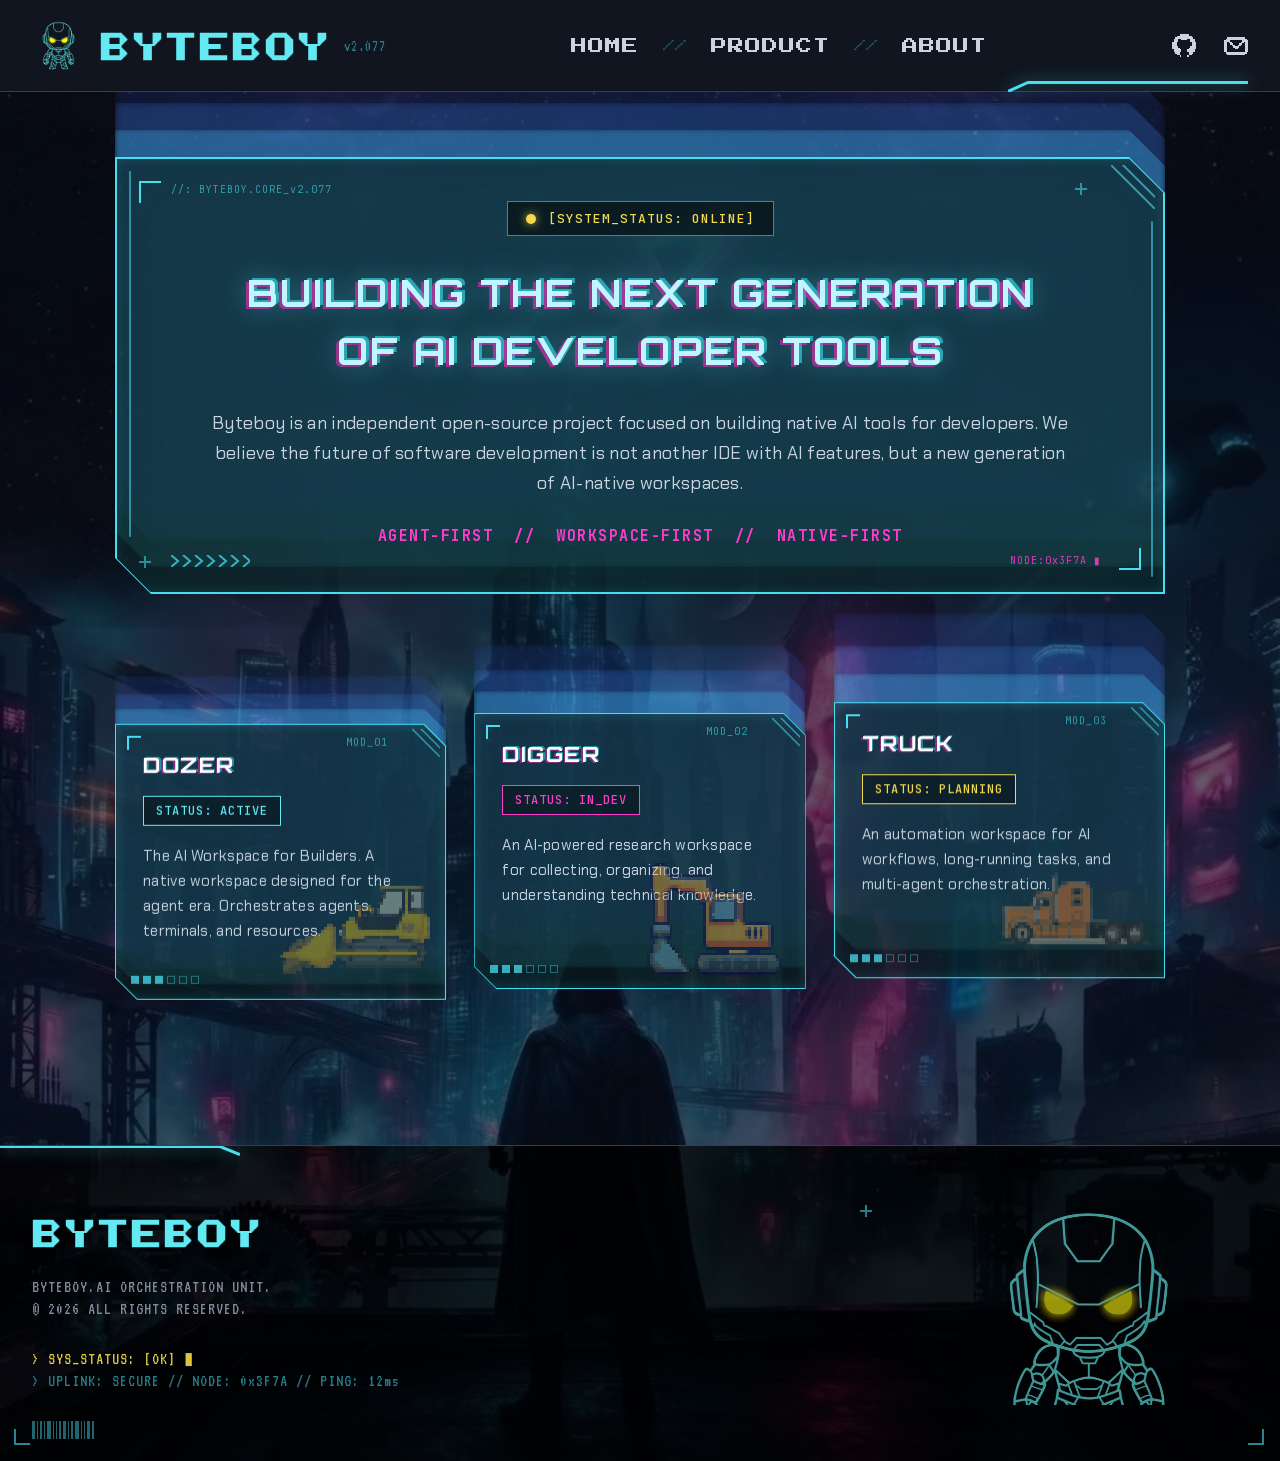
<file: src/index.html>
<!DOCTYPE html>
<html lang="en">
<head>
  <meta charset="UTF-8">
  <meta name="viewport" content="width=device-width, initial-scale=1.0">
  <title>BYTEBOY — Building the next generation of AI developer tools</title>
  <meta name="description" content="Byteboy is an independent open-source project focused on building native AI tools for developers.">
  <meta name="theme-color" content="#0a0e16">

  <meta property="og:type" content="website">
  <meta property="og:url" content="https://byteboy.ai/">
  <meta property="og:title" content="BYTEBOY — Building the next generation of AI developer tools">
  <meta property="og:description" content="Byteboy is an independent open-source project focused on building native AI tools for developers.">
  <meta property="og:image" content="https://byteboy.ai/assets/og.jpg">
  <meta name="twitter:card" content="summary_large_image">

  <link rel="icon" type="image/png" href="assets/favicon.png">
  <link rel="preload" as="font" type="font/woff2" href="assets/fonts/orbitron-latin.woff2" crossorigin>
  <link rel="preload" as="font" type="font/woff2" href="assets/fonts/chakra-petch-latin.woff2" crossorigin>
  <link rel="preload" as="font" type="font/woff2" href="assets/fonts/jetbrains-mono-latin.woff2" crossorigin>
  <link rel="preload" as="font" type="font/woff2" href="assets/fonts/press-start-2p-latin.woff2" crossorigin>
  <link rel="preload" as="font" type="font/woff2" href="assets/fonts/vt323-latin.woff2" crossorigin>
  <link rel="preload" as="image" href="assets/bg-desktop.webp" media="(min-width: 769px)">
  <link rel="preload" as="image" href="assets/bg-mobile.webp" media="(max-width: 768px)">
  <link rel="stylesheet" href="css/style.css">
</head>
<body>

  <!-- shared SVG defs (stroke inherited from CSS via --hud-c) -->
  <svg width="0" height="0" style="position:absolute" aria-hidden="true">
    <symbol id="card-corner-accents" viewBox="0 0 28 28"><path d="M0 0l28 28M9 0l19 19" fill="none" stroke-opacity=".6" stroke-width="1.5" stroke-linecap="round"/></symbol>
  </svg>

  <!-- ============ NAV ============ -->
  <header class="nav">
    <div class="nav__brand">
      <img class="nav__logo" src="assets/logo.webp" alt="Byteboy logo" width="512" height="512">
      <span class="nav__wordmark-wrap">
        <img class="nav__wordmark" src="assets/wordmark.svg" alt="BYTEBOY" width="228" height="30">
      </span>
      <span class="nav__version" aria-hidden="true">v2.077</span>
    </div>

    <nav class="nav__links" id="navLinks">
      <a href="#home">HOME</a>
      <span class="nav__sep" aria-hidden="true">//</span>
      <a href="#product">PRODUCT</a>
      <span class="nav__sep" aria-hidden="true">//</span>
      <a href="#about">ABOUT</a>
      <div class="nav__menu-actions">
        <a href="https://github.com/byteboyai" aria-label="GitHub" class="icon-link"></a>
        <a href="mailto:chris@byteboy.ai" aria-label="Email" class="icon-link"></a>
      </div>
    </nav>

    <div class="nav__actions">
      <a href="https://github.com/byteboyai" aria-label="GitHub" class="icon-link">
        <!-- pixel github -->
        <svg class="pixel-icon" width="24" height="24" viewBox="0 0 16 16" aria-hidden="true"><rect x="5" width="6" height="1"/><rect x="3" y="1" width="10" height="1"/><rect x="2" y="2" width="12" height="1"/><rect x="1" y="3" width="3" height="1"/><rect x="6" y="3" width="4" height="1"/><rect x="12" y="3" width="3" height="1"/><rect x="1" y="4" width="3" height="1"/><rect x="12" y="4" width="3" height="1"/><rect y="5" width="3" height="1"/><rect x="13" y="5" width="3" height="1"/><rect y="6" width="3" height="1"/><rect x="13" y="6" width="3" height="1"/><rect y="7" width="3" height="1"/><rect x="13" y="7" width="3" height="1"/><rect y="8" width="4" height="1"/><rect x="12" y="8" width="4" height="1"/><rect y="9" width="5" height="1"/><rect x="11" y="9" width="5" height="1"/><rect x="1" y="10" width="5" height="1"/><rect x="10" y="10" width="5" height="1"/><rect x="1" y="11" width="5" height="1"/><rect x="10" y="11" width="5" height="1"/><rect x="2" y="12" width="3" height="1"/><rect x="11" y="12" width="3" height="1"/><rect x="3" y="13" width="2" height="1"/><rect x="11" y="13" width="2" height="1"/><rect x="5" y="14" width="1" height="1"/><rect x="10" y="14" width="1" height="1"/></svg>
      </a>
      <a href="mailto:chris@byteboy.ai" aria-label="Email" class="icon-link">
        <!-- pixel envelope, stepped corners -->
        <svg class="pixel-icon" width="24" height="24" viewBox="0 0 16 16" aria-hidden="true"><rect x="2" y="2" width="12" height="1"/><rect x="1" y="3" width="14" height="1"/><rect y="4" width="4" height="1"/><rect x="12" y="4" width="4" height="1"/><rect y="5" width="2" height="1"/><rect x="3" y="5" width="2" height="1"/><rect x="11" y="5" width="2" height="1"/><rect x="14" y="5" width="2" height="1"/><rect y="6" width="2" height="1"/><rect x="4" y="6" width="2" height="1"/><rect x="10" y="6" width="2" height="1"/><rect x="14" y="6" width="2" height="1"/><rect y="7" width="2" height="1"/><rect x="5" y="7" width="2" height="1"/><rect x="9" y="7" width="2" height="1"/><rect x="14" y="7" width="2" height="1"/><rect y="8" width="2" height="1"/><rect x="6" y="8" width="4" height="1"/><rect x="14" y="8" width="2" height="1"/><rect y="9" width="2" height="1"/><rect x="7" y="9" width="2" height="1"/><rect x="14" y="9" width="2" height="1"/><rect y="10" width="2" height="1"/><rect x="14" y="10" width="2" height="1"/><rect y="11" width="2" height="1"/><rect x="14" y="11" width="2" height="1"/><rect x="1" y="12" width="14" height="1"/><rect x="2" y="13" width="12" height="1"/></svg>
      </a>
    </div>

    <button class="nav__burger" id="navBurger" aria-label="Menu" aria-expanded="false">
      <span></span><span></span><span></span>
    </button>

    <svg class="nav__accent" width="240" height="11" viewBox="0 0 240 11" aria-hidden="true"><path d="M0 10.5 L20 1.5 L240 1.5" fill="none" stroke="#47DEF0" stroke-width="3"/></svg>
  </header>

  <!-- ============ BODY ============ -->
  <main class="page-body" id="home">

    <!-- HERO -->
    <section class="hero-wrap" id="about">
      <div class="panel panel--hero">
        <i class="spin-light" aria-hidden="true"></i>
        <div class="panel__inner">
          <div class="badge" aria-hidden="true">
            <span class="badge__dot"></span>
            <span class="badge__text">[SYSTEM_STATUS: ONLINE]</span>
          </div>
          <h1 class="hero__title">Building the next generation of AI developer tools</h1>
          <p class="hero__desc">Byteboy is an independent open-source project focused on building native AI tools for developers. We believe the future of software development is not another IDE with AI features, but a new generation of AI-native workspaces.</p>
          <p class="hero__tagline">AGENT-FIRST&nbsp;&nbsp;//&nbsp;&nbsp;WORKSPACE-FIRST&nbsp;&nbsp;//&nbsp;&nbsp;NATIVE-FIRST</p>

          <!-- HUD decorations -->
          <i class="br br--tl hero-br-tl" aria-hidden="true"></i>
          <i class="br br--br hero-br-br" aria-hidden="true"></i>
          <i class="cross hero-cross-bl" aria-hidden="true"></i>
          <i class="cross hero-cross-tr" aria-hidden="true"></i>
          <svg class="hero-chevrons" width="79" height="12" viewBox="0 0 79 12" aria-hidden="true"><path d="M0 0l7 6-7 6M12 0l7 6-7 6M24 0l7 6-7 6M36 0l7 6-7 6M48 0l7 6-7 6M60 0l7 6-7 6M72 0l7 6-7 6" fill="none" stroke-opacity=".75" stroke-width="2"/></svg>
          <svg class="corner-accents hero-corner" width="44" height="44" viewBox="0 0 44 44" aria-hidden="true"><path d="M0 0l44 44M12 0l32 32" fill="none" stroke-opacity=".6" stroke-width="2" stroke-linecap="round"/></svg>
          <span class="hud-label hero-label-core" aria-hidden="true">//: BYTEBOY.CORE_v2.077</span>
          <span class="hud-label hud-label--pink hero-label-node" aria-hidden="true">NODE:0x3F7A <span class="blink">▮</span></span>
          <i class="inner-line inner-line--left" aria-hidden="true"></i>
          <i class="inner-line inner-line--right" aria-hidden="true"></i>
        </div>
      </div>
    </section>

    <!-- CORE MODULES -->
    <section class="modules" id="product">

      <article class="panel panel--card">
        <i class="spin-light" aria-hidden="true"></i>
        <div class="panel__inner card">
          <img class="card__art" src="assets/dozer.png" alt="" width="288" height="168">
          <h2 class="card__title">Dozer</h2>
          <div class="card__status card__status--active">STATUS: ACTIVE</div>
          <p class="card__desc">The AI Workspace for Builders. A native workspace designed for the agent era. Orchestrates agents, terminals, and resources.</p>
          <i class="br br--tl card-br" aria-hidden="true"></i>
          <span class="hud-label card-mod" aria-hidden="true">MOD_01</span>
          <svg class="corner-accents card-corner" width="28" height="28" aria-hidden="true"><use href="#card-corner-accents"/></svg>
          <div class="cells" aria-hidden="true"><i class="on"></i><i class="on"></i><i class="on"></i><i></i><i></i><i></i></div>
        </div>
      </article>

      <article class="panel panel--card">
        <i class="spin-light" aria-hidden="true"></i>
        <div class="panel__inner card">
          <img class="card__art" src="assets/digger.png" alt="" width="288" height="240">
          <h2 class="card__title">Digger</h2>
          <div class="card__status card__status--indev">STATUS: IN_DEV</div>
          <p class="card__desc">An AI-powered research workspace for collecting, organizing, and understanding technical knowledge.</p>
          <i class="br br--tl card-br" aria-hidden="true"></i>
          <span class="hud-label card-mod" aria-hidden="true">MOD_02</span>
          <svg class="corner-accents card-corner" width="28" height="28" aria-hidden="true"><use href="#card-corner-accents"/></svg>
          <div class="cells" aria-hidden="true"><i class="on"></i><i class="on"></i><i class="on"></i><i></i><i></i><i></i></div>
        </div>
      </article>

      <article class="panel panel--card">
        <i class="spin-light" aria-hidden="true"></i>
        <div class="panel__inner card">
          <img class="card__art" src="assets/truck.png" alt="" width="288" height="138">
          <h2 class="card__title">Truck</h2>
          <div class="card__status card__status--planning">STATUS: PLANNING</div>
          <p class="card__desc">An automation workspace for AI workflows, long-running tasks, and multi-agent orchestration.</p>
          <i class="br br--tl card-br" aria-hidden="true"></i>
          <span class="hud-label card-mod" aria-hidden="true">MOD_03</span>
          <svg class="corner-accents card-corner" width="28" height="28" aria-hidden="true"><use href="#card-corner-accents"/></svg>
          <div class="cells" aria-hidden="true"><i class="on"></i><i class="on"></i><i class="on"></i><i></i><i></i><i></i></div>
        </div>
      </article>

    </section>
  </main>

  <!-- ============ FOOTER ============ -->
  <footer class="footer">
    <div class="footer__brand">
      <img class="footer__wordmark" src="assets/wordmark.svg" alt="BYTEBOY" width="228" height="30">
      <p class="footer__copy">BYTEBOY.AI ORCHESTRATION UNIT.<br>© 2026 ALL RIGHTS RESERVED.</p>
      <div class="footer__log" aria-hidden="true">
        <p class="log--yellow">&gt; SYS_STATUS: [OK] <span class="blink">▮</span></p>
        <p class="log--cyan">&gt; UPLINK: SECURE // NODE: 0x3F7A // PING: 12ms</p>
      </div>
    </div>

    <div class="footer__bust"><img src="assets/logo.webp" alt="" width="512" height="512"></div>

    <svg class="footer__accent" width="240" height="11" viewBox="0 0 240 11" aria-hidden="true"><path d="M0 1.5 L220 1.5 L240 9.5" fill="none" stroke="#47DEF0" stroke-width="3"/></svg>
    <svg class="footer__barcode" width="62" height="18" viewBox="0 0 62 18" aria-hidden="true" fill="#47DEF0" fill-opacity=".45"><rect width="3" height="18"/><rect x="5" width="1" height="18"/><rect x="8" width="2" height="18"/><rect x="12" width="1" height="18"/><rect x="15" width="4" height="18"/><rect x="21" width="1" height="18"/><rect x="24" width="1" height="18"/><rect x="27" width="2" height="18"/><rect x="31" width="3" height="18"/><rect x="36" width="1" height="18"/><rect x="39" width="2" height="18"/><rect x="43" width="4" height="18"/><rect x="49" width="1" height="18"/><rect x="52" width="1" height="18"/><rect x="55" width="3" height="18"/><rect x="60" width="2" height="18"/></svg>
    <i class="br br--bl footer-br-bl" aria-hidden="true"></i>
    <i class="br br--br footer-br-br" aria-hidden="true"></i>
    <i class="cross footer-cross" aria-hidden="true"></i>
  </footer>

  <script src="js/main.js"></script>
</body>
</html>
</file>
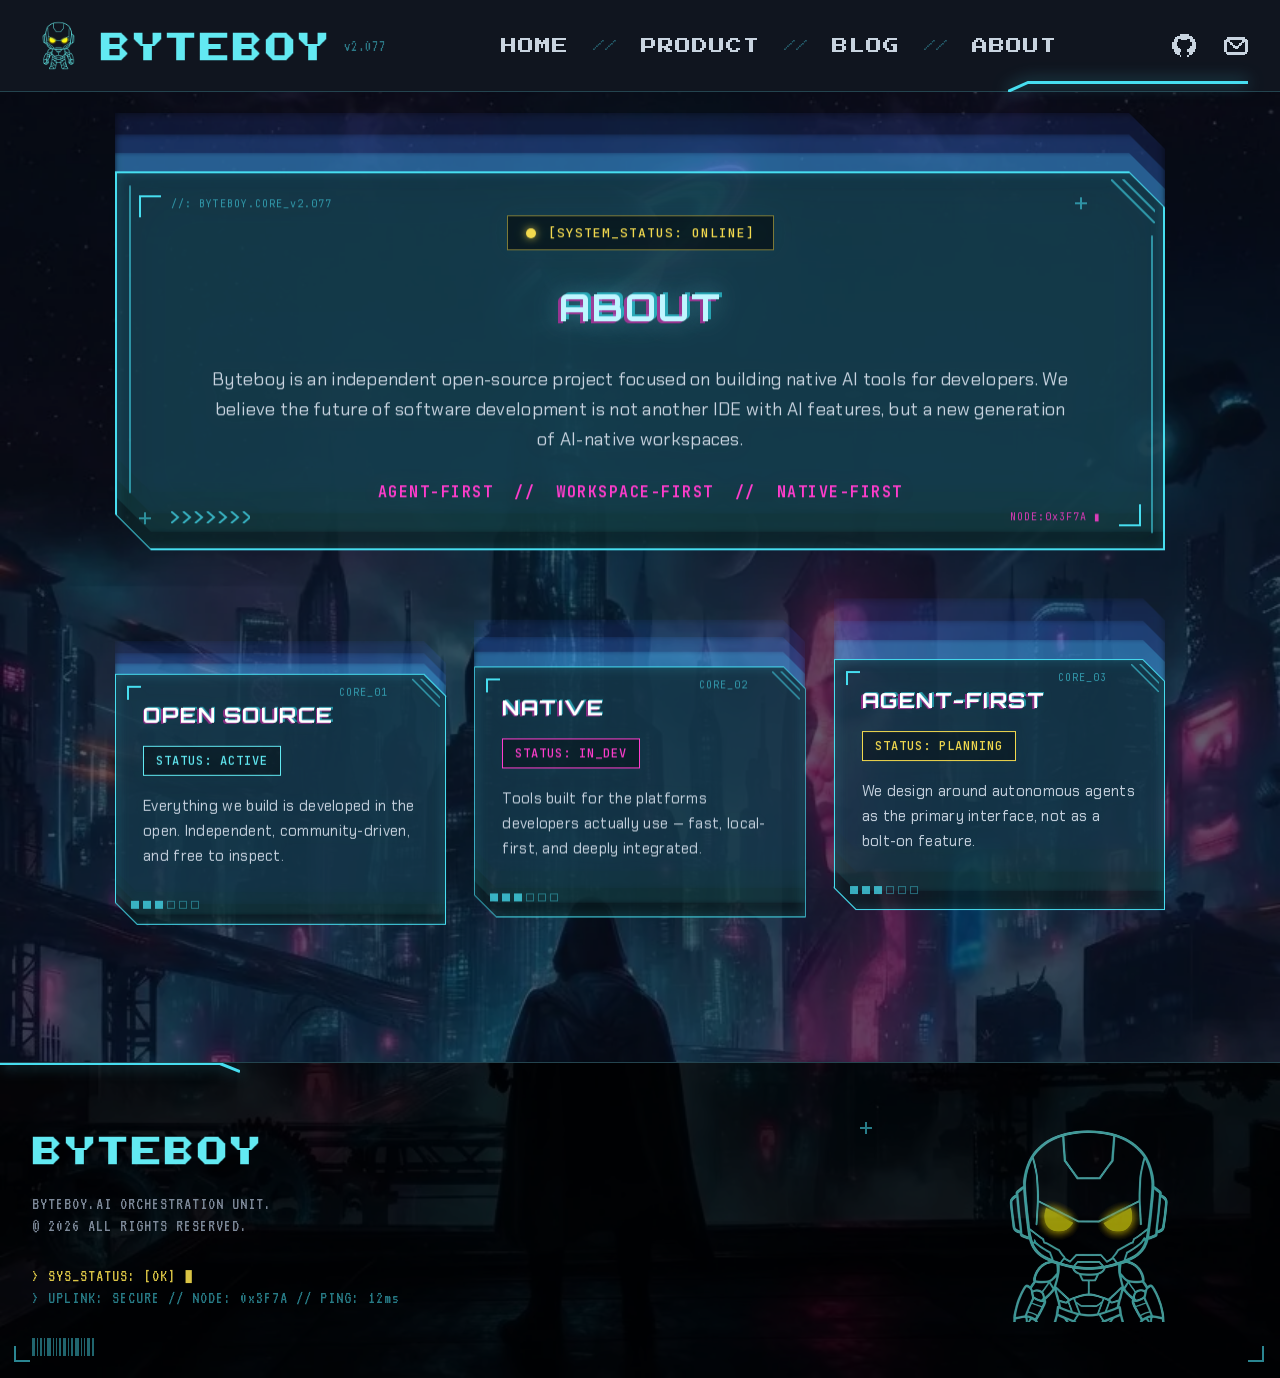
<file: src/about.html>
<!DOCTYPE html>
<html lang="en">
<head>
  <meta charset="UTF-8">
  <meta name="viewport" content="width=device-width, initial-scale=1.0">
  <title>ABOUT — BYTEBOY</title>
  <meta name="description" content="Byteboy is an independent open-source project focused on building native AI tools for developers.">
  <meta name="theme-color" content="#0a0e16">

  <meta property="og:type" content="website">
  <meta property="og:url" content="https://byteboy.ai/about.html">
  <meta property="og:title" content="ABOUT — BYTEBOY">
  <meta property="og:description" content="Byteboy is an independent open-source project focused on building native AI tools for developers.">
  <meta property="og:image" content="https://byteboy.ai/assets/og.jpg">
  <meta name="twitter:card" content="summary_large_image">

  <link rel="icon" type="image/png" href="assets/favicon.png">
  <link rel="preload" as="font" type="font/woff2" href="assets/fonts/orbitron-latin.woff2" crossorigin>
  <link rel="preload" as="font" type="font/woff2" href="assets/fonts/chakra-petch-latin.woff2" crossorigin>
  <link rel="preload" as="font" type="font/woff2" href="assets/fonts/jetbrains-mono-latin.woff2" crossorigin>
  <link rel="preload" as="font" type="font/woff2" href="assets/fonts/press-start-2p-latin.woff2" crossorigin>
  <link rel="preload" as="font" type="font/woff2" href="assets/fonts/vt323-latin.woff2" crossorigin>
  <link rel="preload" as="image" href="assets/bg-desktop.webp" media="(min-width: 769px)">
  <link rel="preload" as="image" href="assets/bg-mobile.webp" media="(max-width: 768px)">
  <link rel="stylesheet" href="css/style.css">
</head>
<body>

  <!-- shared SVG defs (stroke inherited from CSS via --hud-c) -->
  <svg width="0" height="0" style="position:absolute" aria-hidden="true">
    <symbol id="card-corner-accents" viewBox="0 0 28 28"><path d="M0 0l28 28M9 0l19 19" fill="none" stroke-opacity=".6" stroke-width="1.5" stroke-linecap="round"/></symbol>
  </svg>

  <!-- ============ NAV ============ -->
  <header class="nav">
    <div class="nav__brand">
      <img class="nav__logo" src="assets/logo.webp" alt="Byteboy logo" width="512" height="512">
      <span class="nav__wordmark-wrap">
        <img class="nav__wordmark" src="assets/wordmark.svg" alt="BYTEBOY" width="228" height="30">
      </span>
      <span class="nav__version" aria-hidden="true">v2.077</span>
    </div>

    <nav class="nav__links" id="navLinks">
      <a href="index.html#home">HOME</a>
      <span class="nav__sep" aria-hidden="true">//</span>
      <a href="product/dozer.html">PRODUCT</a>
      <span class="nav__sep" aria-hidden="true">//</span>
      <a href="blog.html">BLOG</a>
      <span class="nav__sep" aria-hidden="true">//</span>
      <a href="about.html">ABOUT</a>
      <div class="nav__menu-actions">
        <a href="https://github.com/byteboyai" aria-label="GitHub" class="icon-link"></a>
        <a href="mailto:chris@byteboy.ai" aria-label="Email" class="icon-link"></a>
      </div>
    </nav>

    <div class="nav__actions">
      <a href="https://github.com/byteboyai" aria-label="GitHub" class="icon-link">
        <!-- pixel github -->
        <svg class="pixel-icon" width="24" height="24" viewBox="0 0 16 16" aria-hidden="true"><rect x="5" width="6" height="1"/><rect x="3" y="1" width="10" height="1"/><rect x="2" y="2" width="12" height="1"/><rect x="1" y="3" width="3" height="1"/><rect x="6" y="3" width="4" height="1"/><rect x="12" y="3" width="3" height="1"/><rect x="1" y="4" width="3" height="1"/><rect x="12" y="4" width="3" height="1"/><rect y="5" width="3" height="1"/><rect x="13" y="5" width="3" height="1"/><rect y="6" width="3" height="1"/><rect x="13" y="6" width="3" height="1"/><rect y="7" width="3" height="1"/><rect x="13" y="7" width="3" height="1"/><rect y="8" width="4" height="1"/><rect x="12" y="8" width="4" height="1"/><rect y="9" width="5" height="1"/><rect x="11" y="9" width="5" height="1"/><rect x="1" y="10" width="5" height="1"/><rect x="10" y="10" width="5" height="1"/><rect x="1" y="11" width="5" height="1"/><rect x="10" y="11" width="5" height="1"/><rect x="2" y="12" width="3" height="1"/><rect x="11" y="12" width="3" height="1"/><rect x="3" y="13" width="2" height="1"/><rect x="11" y="13" width="2" height="1"/><rect x="5" y="14" width="1" height="1"/><rect x="10" y="14" width="1" height="1"/></svg>
      </a>
      <a href="mailto:chris@byteboy.ai" aria-label="Email" class="icon-link">
        <!-- pixel envelope, stepped corners -->
        <svg class="pixel-icon" width="24" height="24" viewBox="0 0 16 16" aria-hidden="true"><rect x="2" y="2" width="12" height="1"/><rect x="1" y="3" width="14" height="1"/><rect y="4" width="4" height="1"/><rect x="12" y="4" width="4" height="1"/><rect y="5" width="2" height="1"/><rect x="3" y="5" width="2" height="1"/><rect x="11" y="5" width="2" height="1"/><rect x="14" y="5" width="2" height="1"/><rect y="6" width="2" height="1"/><rect x="4" y="6" width="2" height="1"/><rect x="10" y="6" width="2" height="1"/><rect x="14" y="6" width="2" height="1"/><rect y="7" width="2" height="1"/><rect x="5" y="7" width="2" height="1"/><rect x="9" y="7" width="2" height="1"/><rect x="14" y="7" width="2" height="1"/><rect y="8" width="2" height="1"/><rect x="6" y="8" width="4" height="1"/><rect x="14" y="8" width="2" height="1"/><rect y="9" width="2" height="1"/><rect x="7" y="9" width="2" height="1"/><rect x="14" y="9" width="2" height="1"/><rect y="10" width="2" height="1"/><rect x="14" y="10" width="2" height="1"/><rect y="11" width="2" height="1"/><rect x="14" y="11" width="2" height="1"/><rect x="1" y="12" width="14" height="1"/><rect x="2" y="13" width="12" height="1"/></svg>
      </a>
    </div>

    <button class="nav__burger" id="navBurger" aria-label="Menu" aria-expanded="false">
      <span></span><span></span><span></span>
    </button>

    <svg class="nav__accent" width="240" height="11" viewBox="0 0 240 11" aria-hidden="true"><path d="M0 10.5 L20 1.5 L240 1.5" fill="none" stroke="#47DEF0" stroke-width="3"/></svg>
  </header>

  <!-- ============ BODY ============ -->
  <main class="page-body" id="about">

    <!-- PAGE HEADER -->
    <section class="hero-wrap">
      <div class="panel panel--hero">
        <i class="spin-light" aria-hidden="true"></i>
        <div class="panel__inner">
          <div class="badge" aria-hidden="true">
            <span class="badge__dot"></span>
            <span class="badge__text">[SYSTEM_STATUS: ONLINE]</span>
          </div>
          <h1 class="hero__title">About</h1>
          <p class="hero__desc">Byteboy is an independent open-source project focused on building native AI tools for developers. We believe the future of software development is not another IDE with AI features, but a new generation of AI-native workspaces.</p>
          <p class="hero__tagline">AGENT-FIRST&nbsp;&nbsp;//&nbsp;&nbsp;WORKSPACE-FIRST&nbsp;&nbsp;//&nbsp;&nbsp;NATIVE-FIRST</p>

          <!-- HUD decorations -->
          <i class="br br--tl hero-br-tl" aria-hidden="true"></i>
          <i class="br br--br hero-br-br" aria-hidden="true"></i>
          <i class="cross hero-cross-bl" aria-hidden="true"></i>
          <i class="cross hero-cross-tr" aria-hidden="true"></i>
          <svg class="hero-chevrons" width="79" height="12" viewBox="0 0 79 12" aria-hidden="true"><path d="M0 0l7 6-7 6M12 0l7 6-7 6M24 0l7 6-7 6M36 0l7 6-7 6M48 0l7 6-7 6M60 0l7 6-7 6M72 0l7 6-7 6" fill="none" stroke-opacity=".75" stroke-width="2"/></svg>
          <svg class="corner-accents hero-corner" width="44" height="44" viewBox="0 0 44 44" aria-hidden="true"><path d="M0 0l44 44M12 0l32 32" fill="none" stroke-opacity=".6" stroke-width="2" stroke-linecap="round"/></svg>
          <span class="hud-label hero-label-core" aria-hidden="true">//: BYTEBOY.CORE_v2.077</span>
          <span class="hud-label hud-label--pink hero-label-node" aria-hidden="true">NODE:0x3F7A <span class="blink">▮</span></span>
          <i class="inner-line inner-line--left" aria-hidden="true"></i>
          <i class="inner-line inner-line--right" aria-hidden="true"></i>
        </div>
      </div>
    </section>

    <!-- PILLARS -->
    <section class="modules">

      <article class="panel panel--card">
        <i class="spin-light" aria-hidden="true"></i>
        <div class="panel__inner card">
          <h2 class="card__title">Open Source</h2>
          <div class="card__status card__status--active">STATUS: ACTIVE</div>
          <p class="card__desc">Everything we build is developed in the open. Independent, community-driven, and free to inspect.</p>
          <i class="br br--tl card-br" aria-hidden="true"></i>
          <span class="hud-label card-mod" aria-hidden="true">CORE_01</span>
          <svg class="corner-accents card-corner" width="28" height="28" aria-hidden="true"><use href="#card-corner-accents"/></svg>
          <div class="cells" aria-hidden="true"><i class="on"></i><i class="on"></i><i class="on"></i><i></i><i></i><i></i></div>
        </div>
      </article>

      <article class="panel panel--card">
        <i class="spin-light" aria-hidden="true"></i>
        <div class="panel__inner card">
          <h2 class="card__title">Native</h2>
          <div class="card__status card__status--indev">STATUS: IN_DEV</div>
          <p class="card__desc">Tools built for the platforms developers actually use — fast, local-first, and deeply integrated.</p>
          <i class="br br--tl card-br" aria-hidden="true"></i>
          <span class="hud-label card-mod" aria-hidden="true">CORE_02</span>
          <svg class="corner-accents card-corner" width="28" height="28" aria-hidden="true"><use href="#card-corner-accents"/></svg>
          <div class="cells" aria-hidden="true"><i class="on"></i><i class="on"></i><i class="on"></i><i></i><i></i><i></i></div>
        </div>
      </article>

      <article class="panel panel--card">
        <i class="spin-light" aria-hidden="true"></i>
        <div class="panel__inner card">
          <h2 class="card__title">Agent-First</h2>
          <div class="card__status card__status--planning">STATUS: PLANNING</div>
          <p class="card__desc">We design around autonomous agents as the primary interface, not as a bolt-on feature.</p>
          <i class="br br--tl card-br" aria-hidden="true"></i>
          <span class="hud-label card-mod" aria-hidden="true">CORE_03</span>
          <svg class="corner-accents card-corner" width="28" height="28" aria-hidden="true"><use href="#card-corner-accents"/></svg>
          <div class="cells" aria-hidden="true"><i class="on"></i><i class="on"></i><i class="on"></i><i></i><i></i><i></i></div>
        </div>
      </article>

    </section>
  </main>

  <!-- ============ FOOTER ============ -->
  <footer class="footer">
    <div class="footer__brand">
      <img class="footer__wordmark" src="assets/wordmark.svg" alt="BYTEBOY" width="228" height="30">
      <p class="footer__copy">BYTEBOY.AI ORCHESTRATION UNIT.<br>© 2026 ALL RIGHTS RESERVED.</p>
      <div class="footer__log" aria-hidden="true">
        <p class="log--yellow">&gt; SYS_STATUS: [OK] <span class="blink">▮</span></p>
        <p class="log--cyan">&gt; UPLINK: SECURE // NODE: 0x3F7A // PING: 12ms</p>
      </div>
    </div>

    <div class="footer__bust"><img src="assets/logo.webp" alt="" width="512" height="512"></div>

    <svg class="footer__accent" width="240" height="11" viewBox="0 0 240 11" aria-hidden="true"><path d="M0 1.5 L220 1.5 L240 9.5" fill="none" stroke="#47DEF0" stroke-width="3"/></svg>
    <svg class="footer__barcode" width="62" height="18" viewBox="0 0 62 18" aria-hidden="true" fill="#47DEF0" fill-opacity=".45"><rect width="3" height="18"/><rect x="5" width="1" height="18"/><rect x="8" width="2" height="18"/><rect x="12" width="1" height="18"/><rect x="15" width="4" height="18"/><rect x="21" width="1" height="18"/><rect x="24" width="1" height="18"/><rect x="27" width="2" height="18"/><rect x="31" width="3" height="18"/><rect x="36" width="1" height="18"/><rect x="39" width="2" height="18"/><rect x="43" width="4" height="18"/><rect x="49" width="1" height="18"/><rect x="52" width="1" height="18"/><rect x="55" width="3" height="18"/><rect x="60" width="2" height="18"/></svg>
    <i class="br br--bl footer-br-bl" aria-hidden="true"></i>
    <i class="br br--br footer-br-br" aria-hidden="true"></i>
    <i class="cross footer-cross" aria-hidden="true"></i>
  </footer>

  <script src="js/main.js"></script>
</body>
</html>
</file>
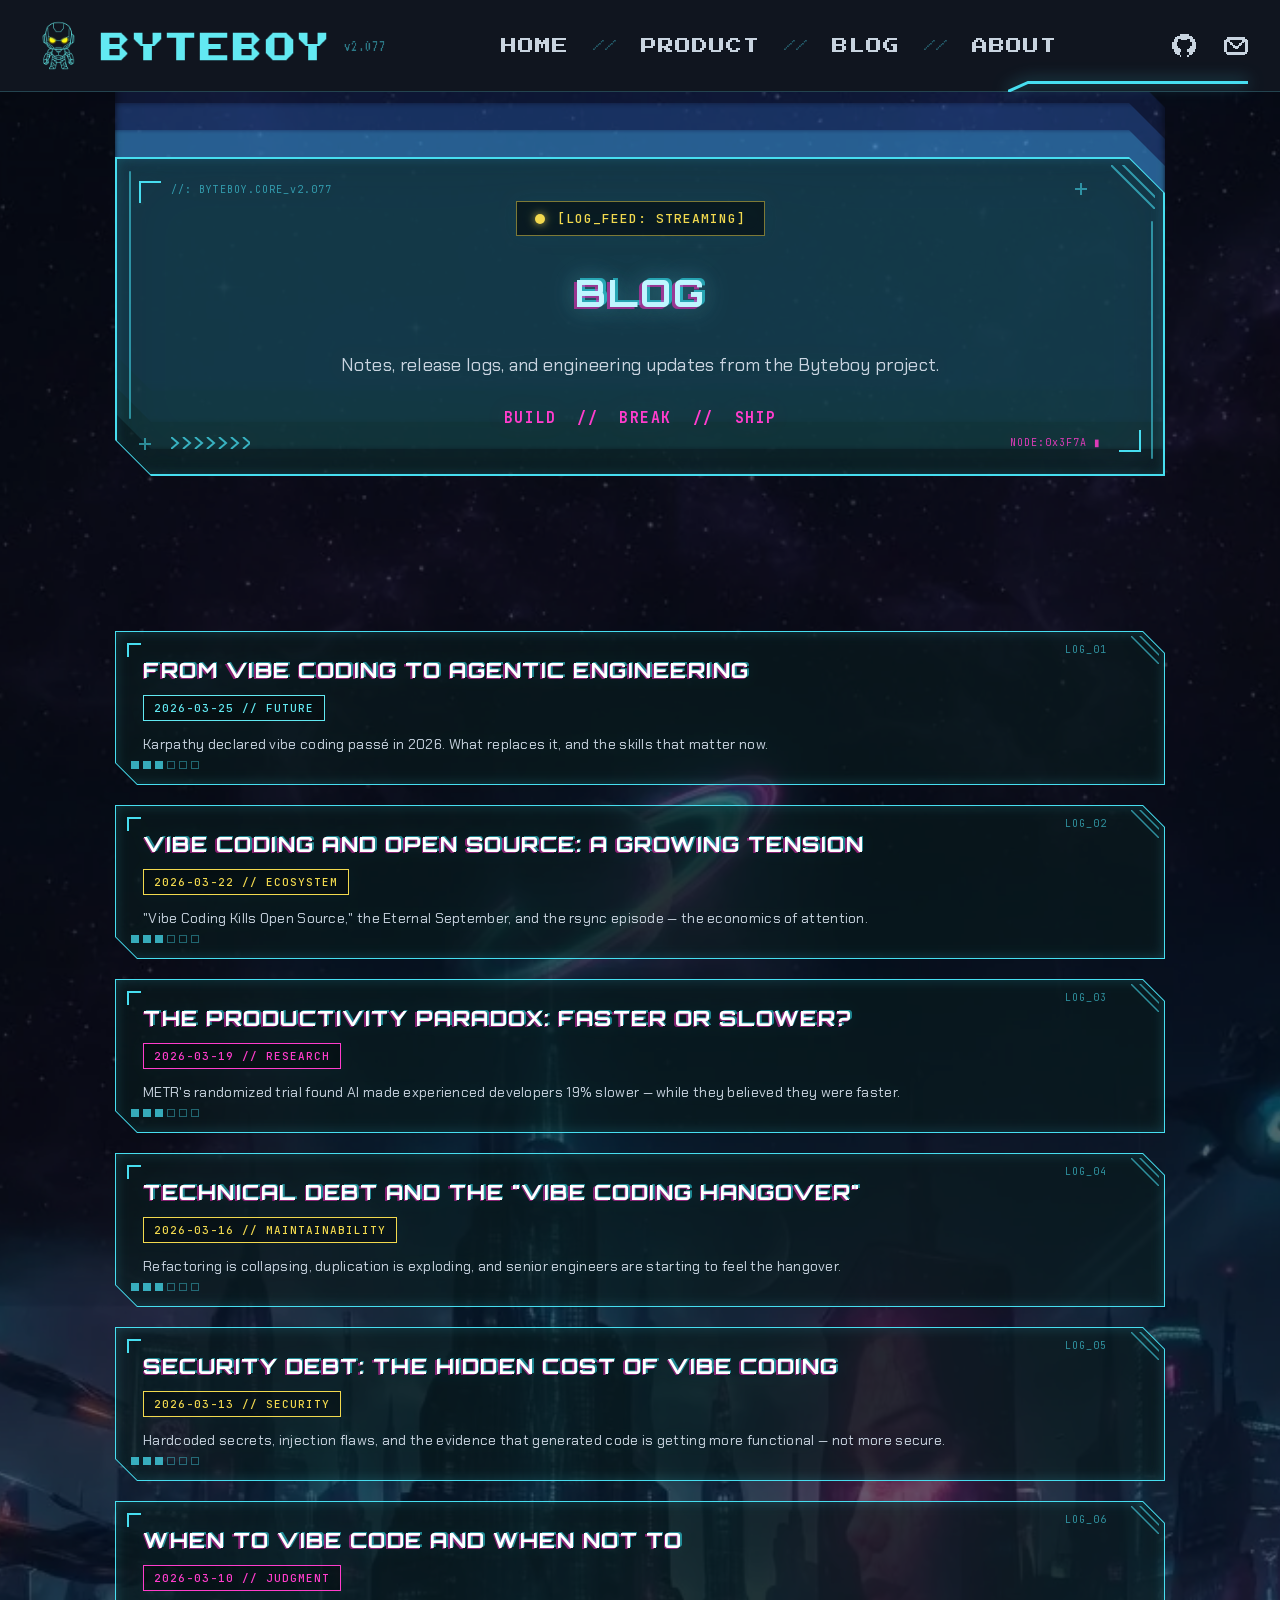
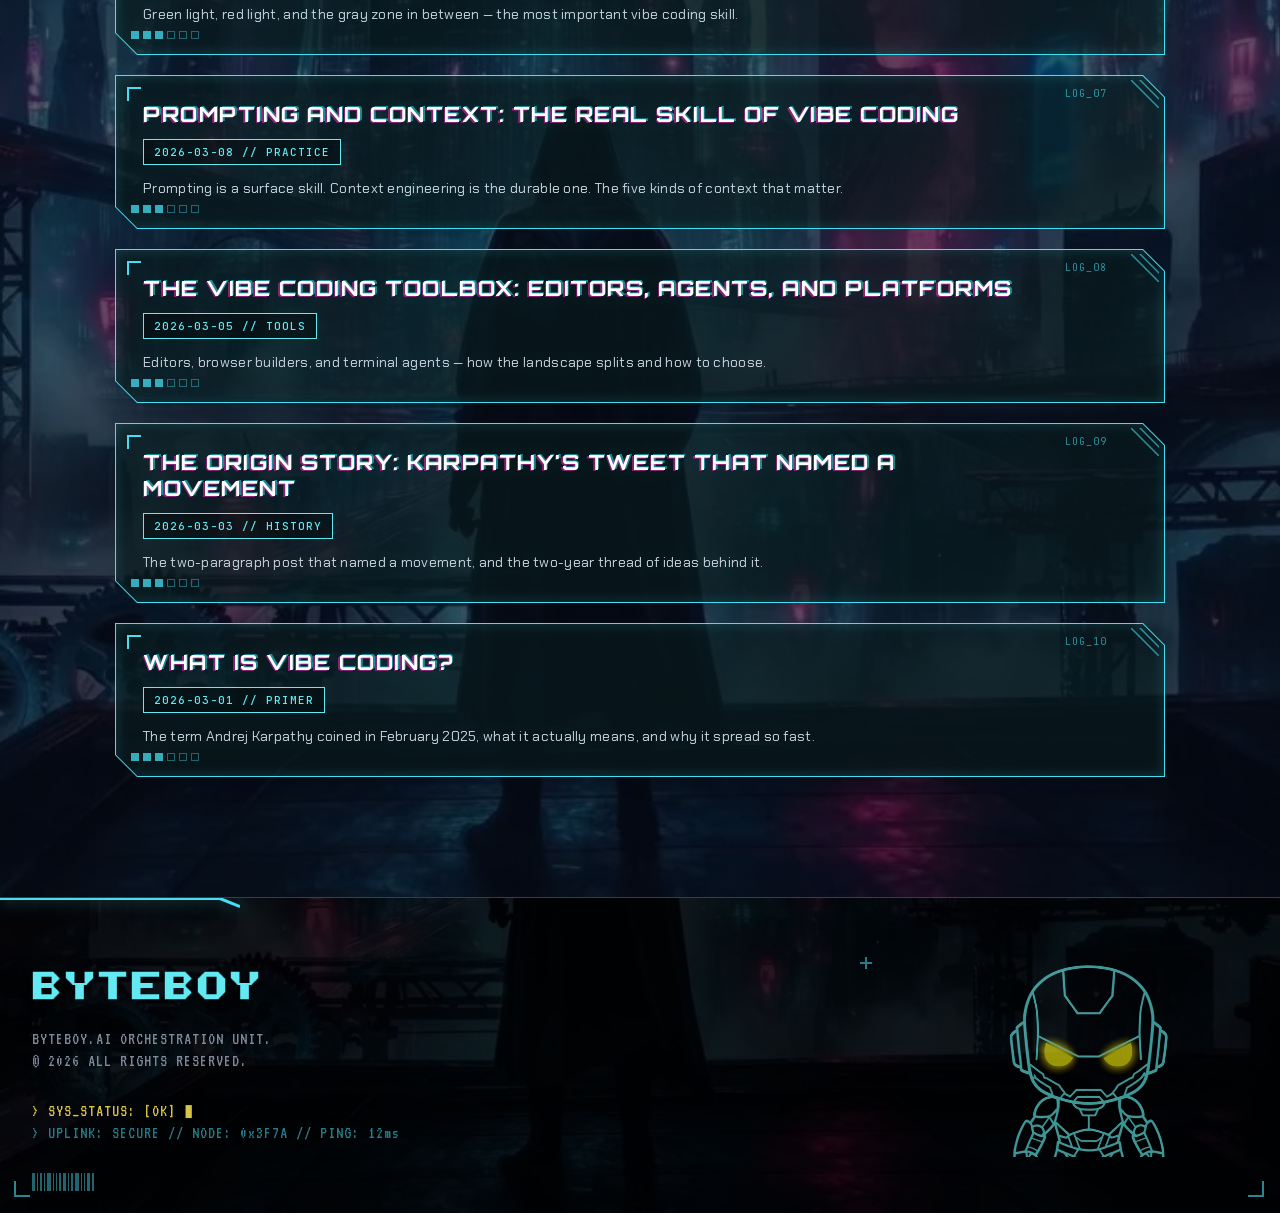
<file: src/blog.html>
<!DOCTYPE html>
<html lang="en">
<head>
  <meta charset="UTF-8">
  <meta name="viewport" content="width=device-width, initial-scale=1.0">
  <title>BLOG — BYTEBOY</title>
  <meta name="description" content="Notes and updates from the Byteboy project.">
  <meta name="theme-color" content="#0a0e16">

  <meta property="og:type" content="website">
  <meta property="og:url" content="https://byteboy.ai/blog.html">
  <meta property="og:title" content="BLOG — BYTEBOY">
  <meta property="og:description" content="Notes and updates from the Byteboy project.">
  <meta property="og:image" content="https://byteboy.ai/assets/og.jpg">
  <meta name="twitter:card" content="summary_large_image">

  <link rel="icon" type="image/png" href="assets/favicon.png">
  <link rel="preload" as="font" type="font/woff2" href="assets/fonts/orbitron-latin.woff2" crossorigin>
  <link rel="preload" as="font" type="font/woff2" href="assets/fonts/chakra-petch-latin.woff2" crossorigin>
  <link rel="preload" as="font" type="font/woff2" href="assets/fonts/jetbrains-mono-latin.woff2" crossorigin>
  <link rel="preload" as="font" type="font/woff2" href="assets/fonts/press-start-2p-latin.woff2" crossorigin>
  <link rel="preload" as="font" type="font/woff2" href="assets/fonts/vt323-latin.woff2" crossorigin>
  <link rel="preload" as="image" href="assets/bg-desktop.webp" media="(min-width: 769px)">
  <link rel="preload" as="image" href="assets/bg-mobile.webp" media="(max-width: 768px)">
  <link rel="stylesheet" href="css/style.css">
</head>
<body>

  <!-- shared SVG defs (stroke inherited from CSS via --hud-c) -->
  <svg width="0" height="0" style="position:absolute" aria-hidden="true">
    <symbol id="card-corner-accents" viewBox="0 0 28 28"><path d="M0 0l28 28M9 0l19 19" fill="none" stroke-opacity=".6" stroke-width="1.5" stroke-linecap="round"/></symbol>
  </svg>

  <!-- ============ NAV ============ -->
  <header class="nav">
    <div class="nav__brand">
      <img class="nav__logo" src="assets/logo.webp" alt="Byteboy logo" width="512" height="512">
      <span class="nav__wordmark-wrap">
        <img class="nav__wordmark" src="assets/wordmark.svg" alt="BYTEBOY" width="228" height="30">
      </span>
      <span class="nav__version" aria-hidden="true">v2.077</span>
    </div>

    <nav class="nav__links" id="navLinks">
      <a href="index.html#home">HOME</a>
      <span class="nav__sep" aria-hidden="true">//</span>
      <a href="product/dozer.html">PRODUCT</a>
      <span class="nav__sep" aria-hidden="true">//</span>
      <a href="blog.html">BLOG</a>
      <span class="nav__sep" aria-hidden="true">//</span>
      <a href="about.html">ABOUT</a>
      <div class="nav__menu-actions">
        <a href="https://github.com/byteboyai" aria-label="GitHub" class="icon-link"></a>
        <a href="mailto:chris@byteboy.ai" aria-label="Email" class="icon-link"></a>
      </div>
    </nav>

    <div class="nav__actions">
      <a href="https://github.com/byteboyai" aria-label="GitHub" class="icon-link">
        <!-- pixel github -->
        <svg class="pixel-icon" width="24" height="24" viewBox="0 0 16 16" aria-hidden="true"><rect x="5" width="6" height="1"/><rect x="3" y="1" width="10" height="1"/><rect x="2" y="2" width="12" height="1"/><rect x="1" y="3" width="3" height="1"/><rect x="6" y="3" width="4" height="1"/><rect x="12" y="3" width="3" height="1"/><rect x="1" y="4" width="3" height="1"/><rect x="12" y="4" width="3" height="1"/><rect y="5" width="3" height="1"/><rect x="13" y="5" width="3" height="1"/><rect y="6" width="3" height="1"/><rect x="13" y="6" width="3" height="1"/><rect y="7" width="3" height="1"/><rect x="13" y="7" width="3" height="1"/><rect y="8" width="4" height="1"/><rect x="12" y="8" width="4" height="1"/><rect y="9" width="5" height="1"/><rect x="11" y="9" width="5" height="1"/><rect x="1" y="10" width="5" height="1"/><rect x="10" y="10" width="5" height="1"/><rect x="1" y="11" width="5" height="1"/><rect x="10" y="11" width="5" height="1"/><rect x="2" y="12" width="3" height="1"/><rect x="11" y="12" width="3" height="1"/><rect x="3" y="13" width="2" height="1"/><rect x="11" y="13" width="2" height="1"/><rect x="5" y="14" width="1" height="1"/><rect x="10" y="14" width="1" height="1"/></svg>
      </a>
      <a href="mailto:chris@byteboy.ai" aria-label="Email" class="icon-link">
        <!-- pixel envelope, stepped corners -->
        <svg class="pixel-icon" width="24" height="24" viewBox="0 0 16 16" aria-hidden="true"><rect x="2" y="2" width="12" height="1"/><rect x="1" y="3" width="14" height="1"/><rect y="4" width="4" height="1"/><rect x="12" y="4" width="4" height="1"/><rect y="5" width="2" height="1"/><rect x="3" y="5" width="2" height="1"/><rect x="11" y="5" width="2" height="1"/><rect x="14" y="5" width="2" height="1"/><rect y="6" width="2" height="1"/><rect x="4" y="6" width="2" height="1"/><rect x="10" y="6" width="2" height="1"/><rect x="14" y="6" width="2" height="1"/><rect y="7" width="2" height="1"/><rect x="5" y="7" width="2" height="1"/><rect x="9" y="7" width="2" height="1"/><rect x="14" y="7" width="2" height="1"/><rect y="8" width="2" height="1"/><rect x="6" y="8" width="4" height="1"/><rect x="14" y="8" width="2" height="1"/><rect y="9" width="2" height="1"/><rect x="7" y="9" width="2" height="1"/><rect x="14" y="9" width="2" height="1"/><rect y="10" width="2" height="1"/><rect x="14" y="10" width="2" height="1"/><rect y="11" width="2" height="1"/><rect x="14" y="11" width="2" height="1"/><rect x="1" y="12" width="14" height="1"/><rect x="2" y="13" width="12" height="1"/></svg>
      </a>
    </div>

    <button class="nav__burger" id="navBurger" aria-label="Menu" aria-expanded="false">
      <span></span><span></span><span></span>
    </button>

    <svg class="nav__accent" width="240" height="11" viewBox="0 0 240 11" aria-hidden="true"><path d="M0 10.5 L20 1.5 L240 1.5" fill="none" stroke="#47DEF0" stroke-width="3"/></svg>
  </header>

  <!-- ============ BODY ============ -->
  <main class="page-body" id="blog">

    <!-- PAGE HEADER -->
    <section class="hero-wrap">
      <div class="panel panel--hero">
        <i class="spin-light" aria-hidden="true"></i>
        <div class="panel__inner">
          <div class="badge" aria-hidden="true">
            <span class="badge__dot"></span>
            <span class="badge__text">[LOG_FEED: STREAMING]</span>
          </div>
          <h1 class="hero__title">Blog</h1>
          <p class="hero__desc">Notes, release logs, and engineering updates from the Byteboy project.</p>
          <p class="hero__tagline">BUILD&nbsp;&nbsp;//&nbsp;&nbsp;BREAK&nbsp;&nbsp;//&nbsp;&nbsp;SHIP</p>

          <!-- HUD decorations -->
          <i class="br br--tl hero-br-tl" aria-hidden="true"></i>
          <i class="br br--br hero-br-br" aria-hidden="true"></i>
          <i class="cross hero-cross-bl" aria-hidden="true"></i>
          <i class="cross hero-cross-tr" aria-hidden="true"></i>
          <svg class="hero-chevrons" width="79" height="12" viewBox="0 0 79 12" aria-hidden="true"><path d="M0 0l7 6-7 6M12 0l7 6-7 6M24 0l7 6-7 6M36 0l7 6-7 6M48 0l7 6-7 6M60 0l7 6-7 6M72 0l7 6-7 6" fill="none" stroke-opacity=".75" stroke-width="2"/></svg>
          <svg class="corner-accents hero-corner" width="44" height="44" viewBox="0 0 44 44" aria-hidden="true"><path d="M0 0l44 44M12 0l32 32" fill="none" stroke-opacity=".6" stroke-width="2" stroke-linecap="round"/></svg>
          <span class="hud-label hero-label-core" aria-hidden="true">//: BYTEBOY.CORE_v2.077</span>
          <span class="hud-label hud-label--pink hero-label-node" aria-hidden="true">NODE:0x3F7A <span class="blink">▮</span></span>
          <i class="inner-line inner-line--left" aria-hidden="true"></i>
          <i class="inner-line inner-line--right" aria-hidden="true"></i>
        </div>
      </div>
    </section>

    <!-- POSTS (rendered from blog/posts.json) -->
    <section class="modules modules--stack" id="postList"></section>
  </main>

  <!-- ============ FOOTER ============ -->
  <footer class="footer">
    <div class="footer__brand">
      <img class="footer__wordmark" src="assets/wordmark.svg" alt="BYTEBOY" width="228" height="30">
      <p class="footer__copy">BYTEBOY.AI ORCHESTRATION UNIT.<br>© 2026 ALL RIGHTS RESERVED.</p>
      <div class="footer__log" aria-hidden="true">
        <p class="log--yellow">&gt; SYS_STATUS: [OK] <span class="blink">▮</span></p>
        <p class="log--cyan">&gt; UPLINK: SECURE // NODE: 0x3F7A // PING: 12ms</p>
      </div>
    </div>

    <div class="footer__bust"><img src="assets/logo.webp" alt="" width="512" height="512"></div>

    <svg class="footer__accent" width="240" height="11" viewBox="0 0 240 11" aria-hidden="true"><path d="M0 1.5 L220 1.5 L240 9.5" fill="none" stroke="#47DEF0" stroke-width="3"/></svg>
    <svg class="footer__barcode" width="62" height="18" viewBox="0 0 62 18" aria-hidden="true" fill="#47DEF0" fill-opacity=".45"><rect width="3" height="18"/><rect x="5" width="1" height="18"/><rect x="8" width="2" height="18"/><rect x="12" width="1" height="18"/><rect x="15" width="4" height="18"/><rect x="21" width="1" height="18"/><rect x="24" width="1" height="18"/><rect x="27" width="2" height="18"/><rect x="31" width="3" height="18"/><rect x="36" width="1" height="18"/><rect x="39" width="2" height="18"/><rect x="43" width="4" height="18"/><rect x="49" width="1" height="18"/><rect x="52" width="1" height="18"/><rect x="55" width="3" height="18"/><rect x="60" width="2" height="18"/></svg>
    <i class="br br--bl footer-br-bl" aria-hidden="true"></i>
    <i class="br br--br footer-br-br" aria-hidden="true"></i>
    <i class="cross footer-cross" aria-hidden="true"></i>
  </footer>

  <script src="js/main.js"></script>
  <script src="js/blog-list.js"></script>
</body>
</html>
</file>
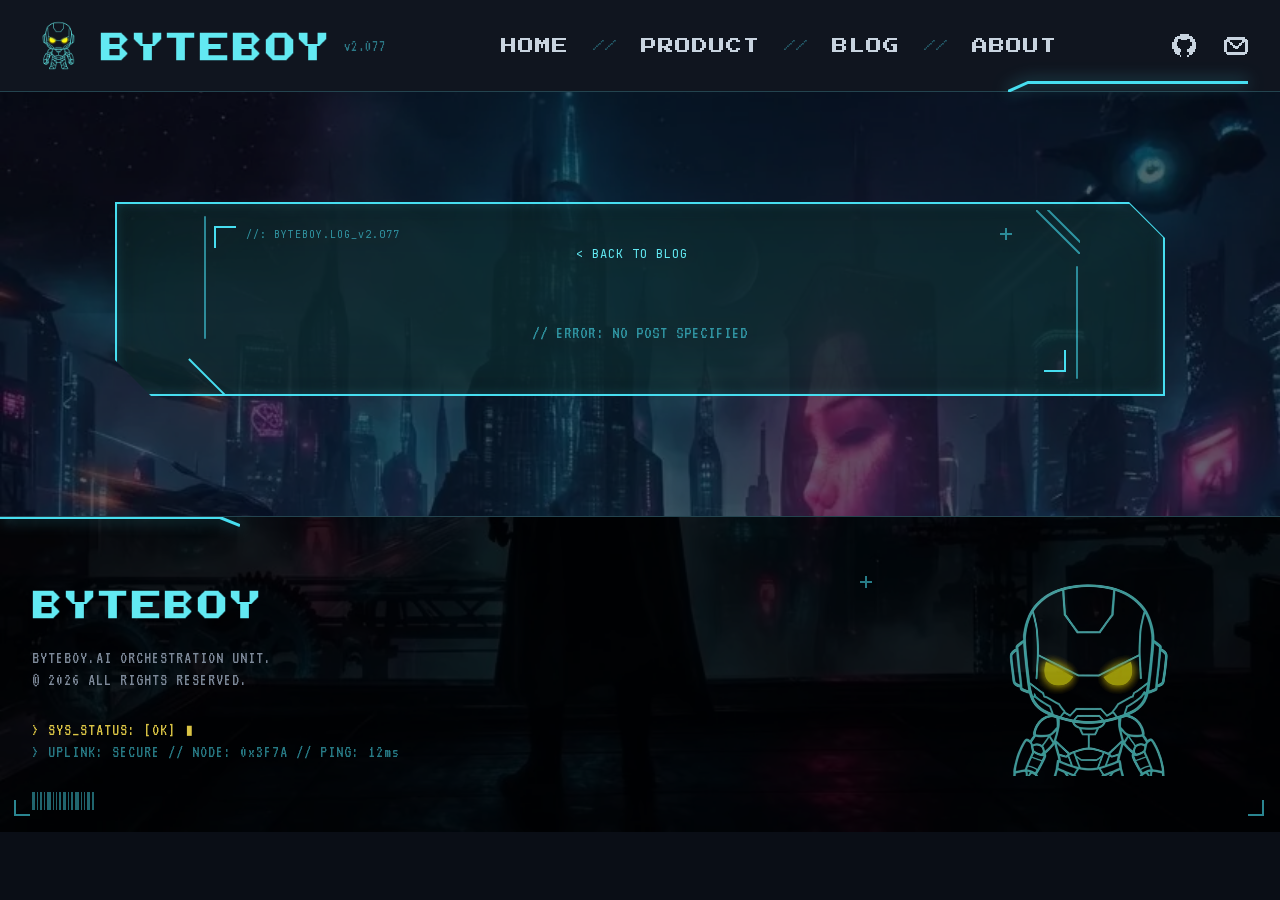
<file: src/blog/post.html>
<!DOCTYPE html>
<html lang="en">
<head>
  <meta charset="UTF-8">
  <meta name="viewport" content="width=device-width, initial-scale=1.0">
  <title>POST — BYTEBOY</title>
  <meta name="description" content="Notes and updates from the Byteboy project.">
  <meta name="theme-color" content="#0a0e16">

  <meta property="og:type" content="article">
  <meta property="og:url" content="https://byteboy.ai/blog/post.html">
  <meta property="og:title" content="BLOG — BYTEBOY">
  <meta property="og:description" content="Notes and updates from the Byteboy project.">
  <meta property="og:image" content="https://byteboy.ai/assets/og.jpg">
  <meta name="twitter:card" content="summary_large_image">

  <link rel="icon" type="image/png" href="../assets/favicon.png">
  <link rel="preload" as="font" type="font/woff2" href="../assets/fonts/orbitron-latin.woff2" crossorigin>
  <link rel="preload" as="font" type="font/woff2" href="../assets/fonts/chakra-petch-latin.woff2" crossorigin>
  <link rel="preload" as="font" type="font/woff2" href="../assets/fonts/jetbrains-mono-latin.woff2" crossorigin>
  <link rel="preload" as="font" type="font/woff2" href="../assets/fonts/press-start-2p-latin.woff2" crossorigin>
  <link rel="preload" as="font" type="font/woff2" href="../assets/fonts/vt323-latin.woff2" crossorigin>
  <link rel="preload" as="image" href="../assets/bg-desktop.webp" media="(min-width: 769px)">
  <link rel="preload" as="image" href="../assets/bg-mobile.webp" media="(max-width: 768px)">
  <link rel="stylesheet" href="../css/style.css">

  <script src="../js/vendor/markdown-it.min.js" defer></script>
</head>
<body>

  <!-- shared SVG defs (stroke inherited from CSS via --hud-c) -->
  <svg width="0" height="0" style="position:absolute" aria-hidden="true">
    <symbol id="card-corner-accents" viewBox="0 0 28 28"><path d="M0 0l28 28M9 0l19 19" fill="none" stroke-opacity=".6" stroke-width="1.5" stroke-linecap="round"/></symbol>
  </svg>

  <!-- ============ NAV ============ -->
  <header class="nav">
    <div class="nav__brand">
      <img class="nav__logo" src="../assets/logo.webp" alt="Byteboy logo" width="512" height="512">
      <span class="nav__wordmark-wrap">
        <img class="nav__wordmark" src="../assets/wordmark.svg" alt="BYTEBOY" width="228" height="30">
      </span>
      <span class="nav__version" aria-hidden="true">v2.077</span>
    </div>

    <nav class="nav__links" id="navLinks">
      <a href="../index.html#home">HOME</a>
      <span class="nav__sep" aria-hidden="true">//</span>
      <a href="../product/dozer.html">PRODUCT</a>
      <span class="nav__sep" aria-hidden="true">//</span>
      <a href="../blog.html">BLOG</a>
      <span class="nav__sep" aria-hidden="true">//</span>
      <a href="../about.html">ABOUT</a>
      <div class="nav__menu-actions">
        <a href="https://github.com/byteboyai" aria-label="GitHub" class="icon-link"></a>
        <a href="mailto:chris@byteboy.ai" aria-label="Email" class="icon-link"></a>
      </div>
    </nav>

    <div class="nav__actions">
      <a href="https://github.com/byteboyai" aria-label="GitHub" class="icon-link">
        <!-- pixel github -->
        <svg class="pixel-icon" width="24" height="24" viewBox="0 0 16 16" aria-hidden="true"><rect x="5" width="6" height="1"/><rect x="3" y="1" width="10" height="1"/><rect x="2" y="2" width="12" height="1"/><rect x="1" y="3" width="3" height="1"/><rect x="6" y="3" width="4" height="1"/><rect x="12" y="3" width="3" height="1"/><rect x="1" y="4" width="3" height="1"/><rect x="12" y="4" width="3" height="1"/><rect y="5" width="3" height="1"/><rect x="13" y="5" width="3" height="1"/><rect y="6" width="3" height="1"/><rect x="13" y="6" width="3" height="1"/><rect y="7" width="3" height="1"/><rect x="13" y="7" width="3" height="1"/><rect y="8" width="4" height="1"/><rect x="12" y="8" width="4" height="1"/><rect y="9" width="5" height="1"/><rect x="11" y="9" width="5" height="1"/><rect x="1" y="10" width="5" height="1"/><rect x="10" y="10" width="5" height="1"/><rect x="1" y="11" width="5" height="1"/><rect x="10" y="11" width="5" height="1"/><rect x="2" y="12" width="3" height="1"/><rect x="11" y="12" width="3" height="1"/><rect x="3" y="13" width="2" height="1"/><rect x="11" y="13" width="2" height="1"/><rect x="5" y="14" width="1" height="1"/><rect x="10" y="14" width="1" height="1"/></svg>
      </a>
      <a href="mailto:chris@byteboy.ai" aria-label="Email" class="icon-link">
        <!-- pixel envelope, stepped corners -->
        <svg class="pixel-icon" width="24" height="24" viewBox="0 0 16 16" aria-hidden="true"><rect x="2" y="2" width="12" height="1"/><rect x="1" y="3" width="14" height="1"/><rect y="4" width="4" height="1"/><rect x="12" y="4" width="4" height="1"/><rect y="5" width="2" height="1"/><rect x="3" y="5" width="2" height="1"/><rect x="11" y="5" width="2" height="1"/><rect x="14" y="5" width="2" height="1"/><rect y="6" width="2" height="1"/><rect x="4" y="6" width="2" height="1"/><rect x="10" y="6" width="2" height="1"/><rect x="14" y="6" width="2" height="1"/><rect y="7" width="2" height="1"/><rect x="5" y="7" width="2" height="1"/><rect x="9" y="7" width="2" height="1"/><rect x="14" y="7" width="2" height="1"/><rect y="8" width="2" height="1"/><rect x="6" y="8" width="4" height="1"/><rect x="14" y="8" width="2" height="1"/><rect y="9" width="2" height="1"/><rect x="7" y="9" width="2" height="1"/><rect x="14" y="9" width="2" height="1"/><rect y="10" width="2" height="1"/><rect x="14" y="10" width="2" height="1"/><rect y="11" width="2" height="1"/><rect x="14" y="11" width="2" height="1"/><rect x="1" y="12" width="14" height="1"/><rect x="2" y="13" width="12" height="1"/></svg>
      </a>
    </div>

    <button class="nav__burger" id="navBurger" aria-label="Menu" aria-expanded="false">
      <span></span><span></span><span></span>
    </button>

    <svg class="nav__accent" width="240" height="11" viewBox="0 0 240 11" aria-hidden="true"><path d="M0 10.5 L20 1.5 L240 1.5" fill="none" stroke="#47DEF0" stroke-width="3"/></svg>
  </header>

  <!-- ============ BODY ============ -->
  <main class="page-body" id="post">

    <section class="hero-wrap">
      <article class="panel panel--hero">
        <i class="spin-light" aria-hidden="true"></i>
        <div class="panel__inner post">
          <p class="post__meta">
            <a class="post__back" href="../blog.html">&lt; BACK TO BLOG</a>
            <span class="post__date" id="postDate"></span>
          </p>
          <div class="post__body" id="postBody">
            <p class="post__loading">LOADING<span class="blink">▮</span></p>
          </div>

          <!-- HUD decorations -->
          <i class="br br--tl hero-br-tl" aria-hidden="true"></i>
          <i class="br br--br hero-br-br" aria-hidden="true"></i>
          <i class="cross hero-cross-tr" aria-hidden="true"></i>
          <svg class="corner-accents hero-corner" width="44" height="44" viewBox="0 0 44 44" aria-hidden="true"><path d="M0 0l44 44M12 0l32 32" fill="none" stroke-opacity=".6" stroke-width="2" stroke-linecap="round"/></svg>
          <span class="hud-label hero-label-core" aria-hidden="true">//: BYTEBOY.LOG_v2.077</span>
          <i class="inner-line inner-line--left" aria-hidden="true"></i>
          <i class="inner-line inner-line--right" aria-hidden="true"></i>
        </div>
      </article>
    </section>
  </main>

  <!-- ============ FOOTER ============ -->
  <footer class="footer">
    <div class="footer__brand">
      <img class="footer__wordmark" src="../assets/wordmark.svg" alt="BYTEBOY" width="228" height="30">
      <p class="footer__copy">BYTEBOY.AI ORCHESTRATION UNIT.<br>© 2026 ALL RIGHTS RESERVED.</p>
      <div class="footer__log" aria-hidden="true">
        <p class="log--yellow">&gt; SYS_STATUS: [OK] <span class="blink">▮</span></p>
        <p class="log--cyan">&gt; UPLINK: SECURE // NODE: 0x3F7A // PING: 12ms</p>
      </div>
    </div>

    <div class="footer__bust"><img src="../assets/logo.webp" alt="" width="512" height="512"></div>

    <svg class="footer__accent" width="240" height="11" viewBox="0 0 240 11" aria-hidden="true"><path d="M0 1.5 L220 1.5 L240 9.5" fill="none" stroke="#47DEF0" stroke-width="3"/></svg>
    <svg class="footer__barcode" width="62" height="18" viewBox="0 0 62 18" aria-hidden="true" fill="#47DEF0" fill-opacity=".45"><rect width="3" height="18"/><rect x="5" width="1" height="18"/><rect x="8" width="2" height="18"/><rect x="12" width="1" height="18"/><rect x="15" width="4" height="18"/><rect x="21" width="1" height="18"/><rect x="24" width="1" height="18"/><rect x="27" width="2" height="18"/><rect x="31" width="3" height="18"/><rect x="36" width="1" height="18"/><rect x="39" width="2" height="18"/><rect x="43" width="4" height="18"/><rect x="49" width="1" height="18"/><rect x="52" width="1" height="18"/><rect x="55" width="3" height="18"/><rect x="60" width="2" height="18"/></svg>
    <i class="br br--bl footer-br-bl" aria-hidden="true"></i>
    <i class="br br--br footer-br-br" aria-hidden="true"></i>
    <i class="cross footer-cross" aria-hidden="true"></i>
  </footer>

  <script src="../js/main.js" defer></script>
  <script src="../js/blog-post.js" defer></script>
</body>
</html>
</file>
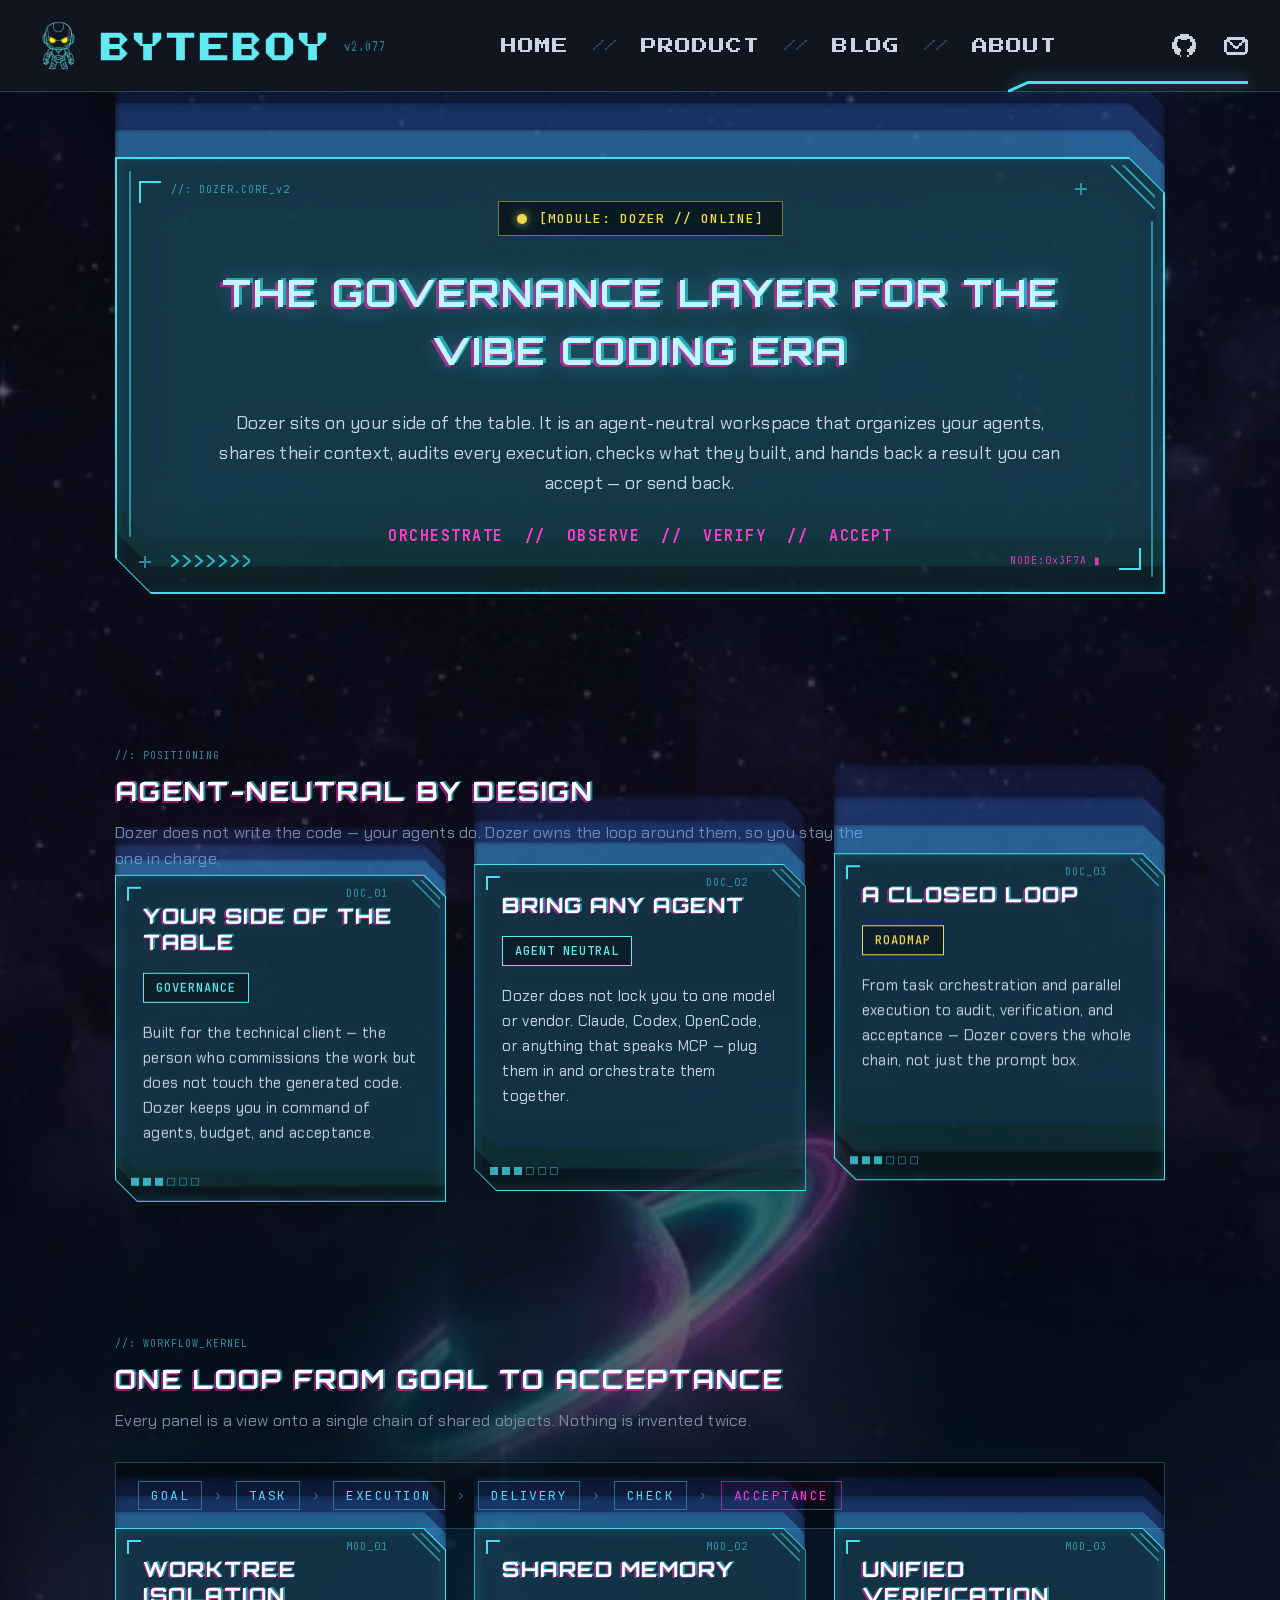
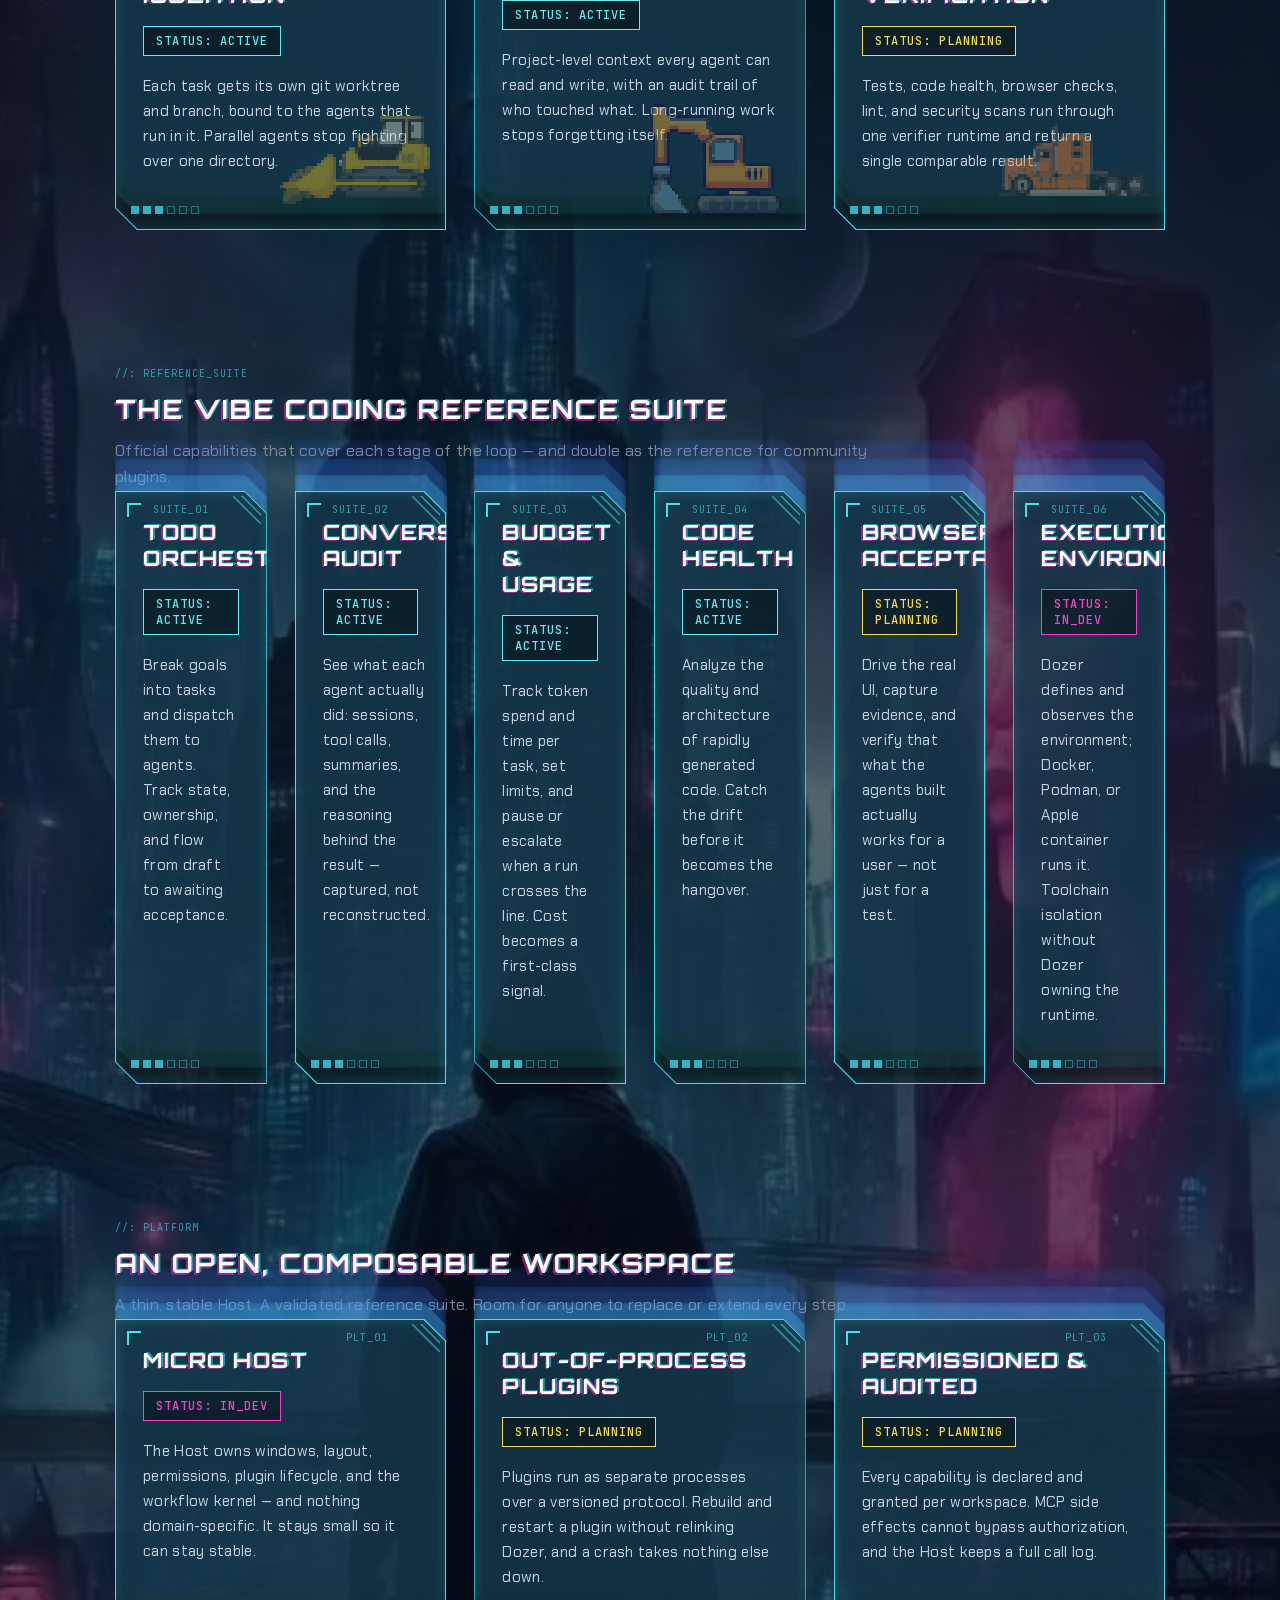
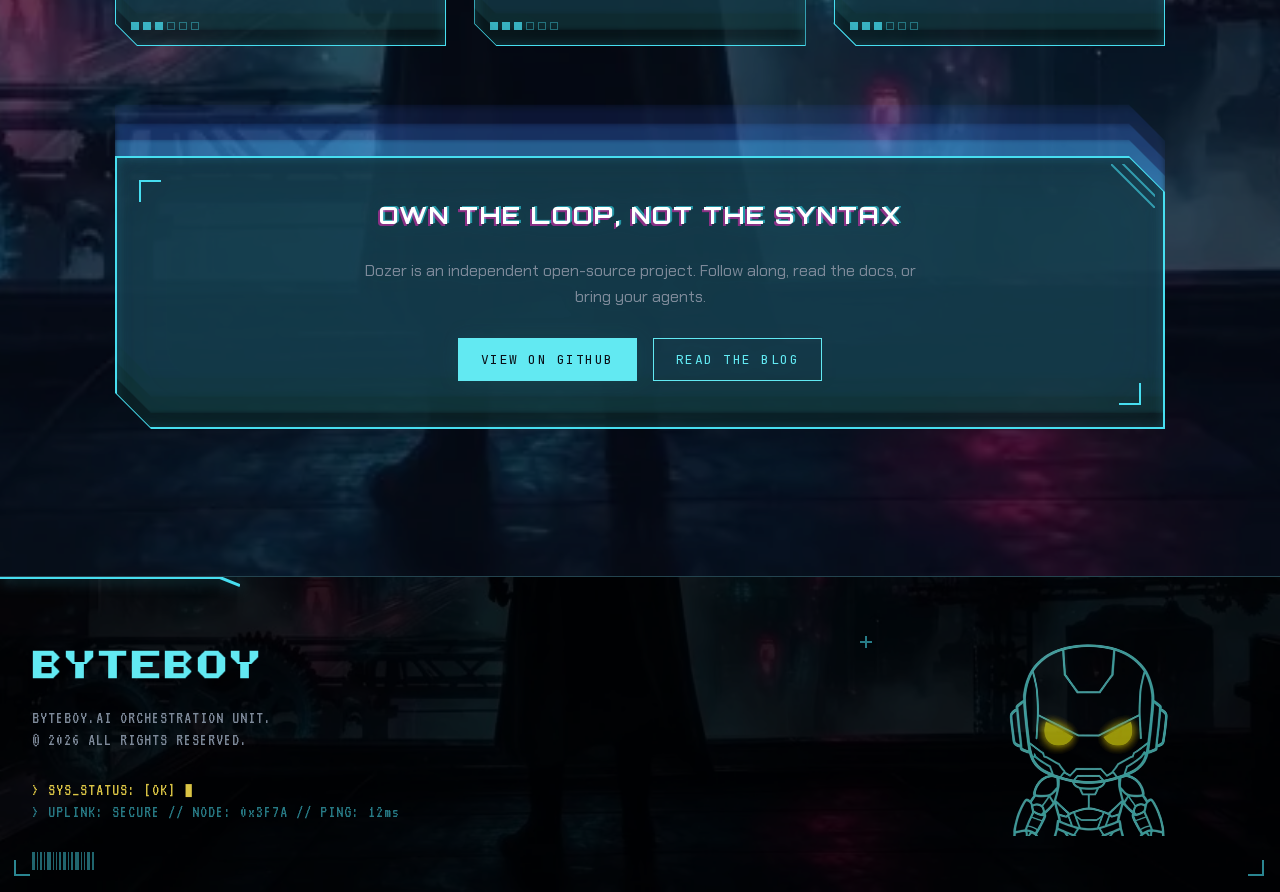
<file: src/product/dozer.html>
<!DOCTYPE html>
<html lang="en">
<head>
  <meta charset="UTF-8">
  <meta name="viewport" content="width=device-width, initial-scale=1.0">
  <title>DOZER — BYTEBOY</title>
  <meta name="description" content="Dozer — the AI workspace for builders. A native workspace designed for the agent era.">
  <meta name="theme-color" content="#0a0e16">

  <meta property="og:type" content="website">
  <meta property="og:url" content="https://byteboy.ai/product/dozer.html">
  <meta property="og:title" content="DOZER — BYTEBOY">
  <meta property="og:description" content="Dozer — the AI workspace for builders. A native workspace designed for the agent era.">
  <meta property="og:image" content="https://byteboy.ai/assets/og.jpg">
  <meta name="twitter:card" content="summary_large_image">

  <link rel="icon" type="image/png" href="../assets/favicon.png">
  <link rel="preload" as="font" type="font/woff2" href="../assets/fonts/orbitron-latin.woff2" crossorigin>
  <link rel="preload" as="font" type="font/woff2" href="../assets/fonts/chakra-petch-latin.woff2" crossorigin>
  <link rel="preload" as="font" type="font/woff2" href="../assets/fonts/jetbrains-mono-latin.woff2" crossorigin>
  <link rel="preload" as="font" type="font/woff2" href="../assets/fonts/press-start-2p-latin.woff2" crossorigin>
  <link rel="preload" as="font" type="font/woff2" href="../assets/fonts/vt323-latin.woff2" crossorigin>
  <link rel="preload" as="image" href="../assets/bg-desktop.webp" media="(min-width: 769px)">
  <link rel="preload" as="image" href="../assets/bg-mobile.webp" media="(max-width: 768px)">
  <link rel="stylesheet" href="../css/style.css">
</head>
<body>

  <!-- shared SVG defs (stroke inherited from CSS via --hud-c) -->
  <svg width="0" height="0" style="position:absolute" aria-hidden="true">
    <symbol id="card-corner-accents" viewBox="0 0 28 28"><path d="M0 0l28 28M9 0l19 19" fill="none" stroke-opacity=".6" stroke-width="1.5" stroke-linecap="round"/></symbol>
  </svg>

  <!-- ============ NAV ============ -->
  <header class="nav">
    <div class="nav__brand">
      <img class="nav__logo" src="../assets/logo.webp" alt="Byteboy logo" width="512" height="512">
      <span class="nav__wordmark-wrap">
        <img class="nav__wordmark" src="../assets/wordmark.svg" alt="BYTEBOY" width="228" height="30">
      </span>
      <span class="nav__version" aria-hidden="true">v2.077</span>
    </div>

    <nav class="nav__links" id="navLinks">
      <a href="../index.html#home">HOME</a>
      <span class="nav__sep" aria-hidden="true">//</span>
      <a href="dozer.html">PRODUCT</a>
      <span class="nav__sep" aria-hidden="true">//</span>
      <a href="../blog.html">BLOG</a>
      <span class="nav__sep" aria-hidden="true">//</span>
      <a href="../about.html">ABOUT</a>
      <div class="nav__menu-actions">
        <a href="https://github.com/byteboyai" aria-label="GitHub" class="icon-link"></a>
        <a href="mailto:chris@byteboy.ai" aria-label="Email" class="icon-link"></a>
      </div>
    </nav>

    <div class="nav__actions">
      <a href="https://github.com/byteboyai" aria-label="GitHub" class="icon-link">
        <!-- pixel github -->
        <svg class="pixel-icon" width="24" height="24" viewBox="0 0 16 16" aria-hidden="true"><rect x="5" width="6" height="1"/><rect x="3" y="1" width="10" height="1"/><rect x="2" y="2" width="12" height="1"/><rect x="1" y="3" width="3" height="1"/><rect x="6" y="3" width="4" height="1"/><rect x="12" y="3" width="3" height="1"/><rect x="1" y="4" width="3" height="1"/><rect x="12" y="4" width="3" height="1"/><rect y="5" width="3" height="1"/><rect x="13" y="5" width="3" height="1"/><rect y="6" width="3" height="1"/><rect x="13" y="6" width="3" height="1"/><rect y="7" width="3" height="1"/><rect x="13" y="7" width="3" height="1"/><rect y="8" width="4" height="1"/><rect x="12" y="8" width="4" height="1"/><rect y="9" width="5" height="1"/><rect x="11" y="9" width="5" height="1"/><rect x="1" y="10" width="5" height="1"/><rect x="10" y="10" width="5" height="1"/><rect x="1" y="11" width="5" height="1"/><rect x="10" y="11" width="5" height="1"/><rect x="2" y="12" width="3" height="1"/><rect x="11" y="12" width="3" height="1"/><rect x="3" y="13" width="2" height="1"/><rect x="11" y="13" width="2" height="1"/><rect x="5" y="14" width="1" height="1"/><rect x="10" y="14" width="1" height="1"/></svg>
      </a>
      <a href="mailto:chris@byteboy.ai" aria-label="Email" class="icon-link">
        <!-- pixel envelope, stepped corners -->
        <svg class="pixel-icon" width="24" height="24" viewBox="0 0 16 16" aria-hidden="true"><rect x="2" y="2" width="12" height="1"/><rect x="1" y="3" width="14" height="1"/><rect y="4" width="4" height="1"/><rect x="12" y="4" width="4" height="1"/><rect y="5" width="2" height="1"/><rect x="3" y="5" width="2" height="1"/><rect x="11" y="5" width="2" height="1"/><rect x="14" y="5" width="2" height="1"/><rect y="6" width="2" height="1"/><rect x="4" y="6" width="2" height="1"/><rect x="10" y="6" width="2" height="1"/><rect x="14" y="6" width="2" height="1"/><rect y="7" width="2" height="1"/><rect x="5" y="7" width="2" height="1"/><rect x="9" y="7" width="2" height="1"/><rect x="14" y="7" width="2" height="1"/><rect y="8" width="2" height="1"/><rect x="6" y="8" width="4" height="1"/><rect x="14" y="8" width="2" height="1"/><rect y="9" width="2" height="1"/><rect x="7" y="9" width="2" height="1"/><rect x="14" y="9" width="2" height="1"/><rect y="10" width="2" height="1"/><rect x="14" y="10" width="2" height="1"/><rect y="11" width="2" height="1"/><rect x="14" y="11" width="2" height="1"/><rect x="1" y="12" width="14" height="1"/><rect x="2" y="13" width="12" height="1"/></svg>
      </a>
    </div>

    <button class="nav__burger" id="navBurger" aria-label="Menu" aria-expanded="false">
      <span></span><span></span><span></span>
    </button>

    <svg class="nav__accent" width="240" height="11" viewBox="0 0 240 11" aria-hidden="true"><path d="M0 10.5 L20 1.5 L240 1.5" fill="none" stroke="#47DEF0" stroke-width="3"/></svg>
  </header>

  <!-- ============ BODY ============ -->
  <main class="page-body" id="product">

    <!-- HERO -->
    <section class="hero-wrap">
      <div class="panel panel--hero">
        <i class="spin-light" aria-hidden="true"></i>
        <div class="panel__inner">
          <div class="badge" aria-hidden="true">
            <span class="badge__dot"></span>
            <span class="badge__text">[MODULE: DOZER // ONLINE]</span>
          </div>
          <h1 class="hero__title">The governance layer for the vibe coding era</h1>
          <p class="hero__desc">Dozer sits on your side of the table. It is an agent-neutral workspace that organizes your agents, shares their context, audits every execution, checks what they built, and hands back a result you can accept — or send back.</p>
          <p class="hero__tagline">ORCHESTRATE&nbsp;&nbsp;//&nbsp;&nbsp;OBSERVE&nbsp;&nbsp;//&nbsp;&nbsp;VERIFY&nbsp;&nbsp;//&nbsp;&nbsp;ACCEPT</p>

          <!-- HUD decorations -->
          <i class="br br--tl hero-br-tl" aria-hidden="true"></i>
          <i class="br br--br hero-br-br" aria-hidden="true"></i>
          <i class="cross hero-cross-bl" aria-hidden="true"></i>
          <i class="cross hero-cross-tr" aria-hidden="true"></i>
          <svg class="hero-chevrons" width="79" height="12" viewBox="0 0 79 12" aria-hidden="true"><path d="M0 0l7 6-7 6M12 0l7 6-7 6M24 0l7 6-7 6M36 0l7 6-7 6M48 0l7 6-7 6M60 0l7 6-7 6M72 0l7 6-7 6" fill="none" stroke-opacity=".75" stroke-width="2"/></svg>
          <svg class="corner-accents hero-corner" width="44" height="44" viewBox="0 0 44 44" aria-hidden="true"><path d="M0 0l44 44M12 0l32 32" fill="none" stroke-opacity=".6" stroke-width="2" stroke-linecap="round"/></svg>
          <span class="hud-label hero-label-core" aria-hidden="true">//: DOZER.CORE_v2</span>
          <span class="hud-label hud-label--pink hero-label-node" aria-hidden="true">NODE:0x3F7A <span class="blink">▮</span></span>
          <i class="inner-line inner-line--left" aria-hidden="true"></i>
          <i class="inner-line inner-line--right" aria-hidden="true"></i>
        </div>
      </div>
    </section>

    <!-- POSITIONING -->
    <section class="mod-section">
      <div class="mod-section__head">
        <span class="hud-label mod-section__label" aria-hidden="true">//: POSITIONING</span>
        <h2 class="mod-section__title">Agent-neutral by design</h2>
        <p class="mod-section__lead">Dozer does not write the code — your agents do. Dozer owns the loop around them, so you stay the one in charge.</p>
      </div>

      <div class="modules">
        <article class="panel panel--card">
          <i class="spin-light" aria-hidden="true"></i>
          <div class="panel__inner card">
            <h2 class="card__title">Your Side of the Table</h2>
            <div class="card__status card__status--active">GOVERNANCE</div>
            <p class="card__desc">Built for the technical client — the person who commissions the work but does not touch the generated code. Dozer keeps you in command of agents, budget, and acceptance.</p>
            <i class="br br--tl card-br" aria-hidden="true"></i>
            <span class="hud-label card-mod" aria-hidden="true">DOC_01</span>
            <svg class="corner-accents card-corner" width="28" height="28" aria-hidden="true"><use href="#card-corner-accents"/></svg>
            <div class="cells" aria-hidden="true"><i class="on"></i><i class="on"></i><i class="on"></i><i></i><i></i><i></i></div>
          </div>
        </article>

        <article class="panel panel--card">
          <i class="spin-light" aria-hidden="true"></i>
          <div class="panel__inner card">
            <h2 class="card__title">Bring Any Agent</h2>
            <div class="card__status card__status--active">AGENT NEUTRAL</div>
            <p class="card__desc">Dozer does not lock you to one model or vendor. Claude, Codex, OpenCode, or anything that speaks MCP — plug them in and orchestrate them together.</p>
            <i class="br br--tl card-br" aria-hidden="true"></i>
            <span class="hud-label card-mod" aria-hidden="true">DOC_02</span>
            <svg class="corner-accents card-corner" width="28" height="28" aria-hidden="true"><use href="#card-corner-accents"/></svg>
            <div class="cells" aria-hidden="true"><i class="on"></i><i class="on"></i><i class="on"></i><i></i><i></i><i></i></div>
          </div>
        </article>

        <article class="panel panel--card">
          <i class="spin-light" aria-hidden="true"></i>
          <div class="panel__inner card">
            <h2 class="card__title">A Closed Loop</h2>
            <div class="card__status card__status--planning">ROADMAP</div>
            <p class="card__desc">From task orchestration and parallel execution to audit, verification, and acceptance — Dozer covers the whole chain, not just the prompt box.</p>
            <i class="br br--tl card-br" aria-hidden="true"></i>
            <span class="hud-label card-mod" aria-hidden="true">DOC_03</span>
            <svg class="corner-accents card-corner" width="28" height="28" aria-hidden="true"><use href="#card-corner-accents"/></svg>
            <div class="cells" aria-hidden="true"><i class="on"></i><i class="on"></i><i class="on"></i><i></i><i></i><i></i></div>
          </div>
        </article>
      </div>
    </section>

    <!-- THE PIPELINE -->
    <section class="mod-section">
      <div class="mod-section__head">
        <span class="hud-label mod-section__label" aria-hidden="true">//: WORKFLOW_KERNEL</span>
        <h2 class="mod-section__title">One loop from goal to acceptance</h2>
        <p class="mod-section__lead">Every panel is a view onto a single chain of shared objects. Nothing is invented twice.</p>
      </div>

      <div class="pipeline">
        <div class="pipeline__flow" aria-hidden="true">
          <span class="pipeline__node">GOAL</span>
          <span class="pipeline__arrow">›</span>
          <span class="pipeline__node">TASK</span>
          <span class="pipeline__arrow">›</span>
          <span class="pipeline__node">EXECUTION</span>
          <span class="pipeline__arrow">›</span>
          <span class="pipeline__node">DELIVERY</span>
          <span class="pipeline__arrow">›</span>
          <span class="pipeline__node">CHECK</span>
          <span class="pipeline__arrow">›</span>
          <span class="pipeline__node pipeline__node--accent">ACCEPTANCE</span>
        </div>

        <div class="modules">
          <article class="panel panel--card">
            <i class="spin-light" aria-hidden="true"></i>
            <div class="panel__inner card">
              <img class="card__art" src="../assets/dozer.png" alt="" width="288" height="168">
              <h2 class="card__title">Worktree Isolation</h2>
              <div class="card__status card__status--active">STATUS: ACTIVE</div>
              <p class="card__desc">Each task gets its own git worktree and branch, bound to the agents that run in it. Parallel agents stop fighting over one directory.</p>
              <i class="br br--tl card-br" aria-hidden="true"></i>
              <span class="hud-label card-mod" aria-hidden="true">MOD_01</span>
              <svg class="corner-accents card-corner" width="28" height="28" aria-hidden="true"><use href="#card-corner-accents"/></svg>
              <div class="cells" aria-hidden="true"><i class="on"></i><i class="on"></i><i class="on"></i><i></i><i></i><i></i></div>
            </div>
          </article>

          <article class="panel panel--card">
            <i class="spin-light" aria-hidden="true"></i>
            <div class="panel__inner card">
              <img class="card__art" src="../assets/digger.png" alt="" width="288" height="240">
              <h2 class="card__title">Shared Memory</h2>
              <div class="card__status card__status--active">STATUS: ACTIVE</div>
              <p class="card__desc">Project-level context every agent can read and write, with an audit trail of who touched what. Long-running work stops forgetting itself.</p>
              <i class="br br--tl card-br" aria-hidden="true"></i>
              <span class="hud-label card-mod" aria-hidden="true">MOD_02</span>
              <svg class="corner-accents card-corner" width="28" height="28" aria-hidden="true"><use href="#card-corner-accents"/></svg>
              <div class="cells" aria-hidden="true"><i class="on"></i><i class="on"></i><i class="on"></i><i></i><i></i><i></i></div>
            </div>
          </article>

          <article class="panel panel--card">
            <i class="spin-light" aria-hidden="true"></i>
            <div class="panel__inner card">
              <img class="card__art" src="../assets/truck.png" alt="" width="288" height="138">
              <h2 class="card__title">Unified Verification</h2>
              <div class="card__status card__status--planning">STATUS: PLANNING</div>
              <p class="card__desc">Tests, code health, browser checks, lint, and security scans run through one verifier runtime and return a single comparable result.</p>
              <i class="br br--tl card-br" aria-hidden="true"></i>
              <span class="hud-label card-mod" aria-hidden="true">MOD_03</span>
              <svg class="corner-accents card-corner" width="28" height="28" aria-hidden="true"><use href="#card-corner-accents"/></svg>
              <div class="cells" aria-hidden="true"><i class="on"></i><i class="on"></i><i class="on"></i><i></i><i></i><i></i></div>
            </div>
          </article>
        </div>
      </div>
    </section>

    <!-- GOVERNANCE SUITE -->
    <section class="mod-section">
      <div class="mod-section__head">
        <span class="hud-label mod-section__label" aria-hidden="true">//: REFERENCE_SUITE</span>
        <h2 class="mod-section__title">The Vibe Coding reference suite</h2>
        <p class="mod-section__lead">Official capabilities that cover each stage of the loop — and double as the reference for community plugins.</p>
      </div>

      <div class="modules">
        <article class="panel panel--card">
          <i class="spin-light" aria-hidden="true"></i>
          <div class="panel__inner card">
            <h2 class="card__title">Todo Orchestration</h2>
            <div class="card__status card__status--active">STATUS: ACTIVE</div>
            <p class="card__desc">Break goals into tasks and dispatch them to agents. Track state, ownership, and flow from draft to awaiting acceptance.</p>
            <i class="br br--tl card-br" aria-hidden="true"></i>
            <span class="hud-label card-mod" aria-hidden="true">SUITE_01</span>
            <svg class="corner-accents card-corner" width="28" height="28" aria-hidden="true"><use href="#card-corner-accents"/></svg>
            <div class="cells" aria-hidden="true"><i class="on"></i><i class="on"></i><i class="on"></i><i></i><i></i><i></i></div>
          </div>
        </article>

        <article class="panel panel--card">
          <i class="spin-light" aria-hidden="true"></i>
          <div class="panel__inner card">
            <h2 class="card__title">Conversation Audit</h2>
            <div class="card__status card__status--active">STATUS: ACTIVE</div>
            <p class="card__desc">See what each agent actually did: sessions, tool calls, summaries, and the reasoning behind the result — captured, not reconstructed.</p>
            <i class="br br--tl card-br" aria-hidden="true"></i>
            <span class="hud-label card-mod" aria-hidden="true">SUITE_02</span>
            <svg class="corner-accents card-corner" width="28" height="28" aria-hidden="true"><use href="#card-corner-accents"/></svg>
            <div class="cells" aria-hidden="true"><i class="on"></i><i class="on"></i><i class="on"></i><i></i><i></i><i></i></div>
          </div>
        </article>

        <article class="panel panel--card">
          <i class="spin-light" aria-hidden="true"></i>
          <div class="panel__inner card">
            <h2 class="card__title">Budget & Usage</h2>
            <div class="card__status card__status--active">STATUS: ACTIVE</div>
            <p class="card__desc">Track token spend and time per task, set limits, and pause or escalate when a run crosses the line. Cost becomes a first-class signal.</p>
            <i class="br br--tl card-br" aria-hidden="true"></i>
            <span class="hud-label card-mod" aria-hidden="true">SUITE_03</span>
            <svg class="corner-accents card-corner" width="28" height="28" aria-hidden="true"><use href="#card-corner-accents"/></svg>
            <div class="cells" aria-hidden="true"><i class="on"></i><i class="on"></i><i class="on"></i><i></i><i></i><i></i></div>
          </div>
        </article>

        <article class="panel panel--card">
          <i class="spin-light" aria-hidden="true"></i>
          <div class="panel__inner card">
            <h2 class="card__title">Code Health</h2>
            <div class="card__status card__status--active">STATUS: ACTIVE</div>
            <p class="card__desc">Analyze the quality and architecture of rapidly generated code. Catch the drift before it becomes the hangover.</p>
            <i class="br br--tl card-br" aria-hidden="true"></i>
            <span class="hud-label card-mod" aria-hidden="true">SUITE_04</span>
            <svg class="corner-accents card-corner" width="28" height="28" aria-hidden="true"><use href="#card-corner-accents"/></svg>
            <div class="cells" aria-hidden="true"><i class="on"></i><i class="on"></i><i class="on"></i><i></i><i></i><i></i></div>
          </div>
        </article>

        <article class="panel panel--card">
          <i class="spin-light" aria-hidden="true"></i>
          <div class="panel__inner card">
            <h2 class="card__title">Browser Acceptance</h2>
            <div class="card__status card__status--planning">STATUS: PLANNING</div>
            <p class="card__desc">Drive the real UI, capture evidence, and verify that what the agents built actually works for a user — not just for a test.</p>
            <i class="br br--tl card-br" aria-hidden="true"></i>
            <span class="hud-label card-mod" aria-hidden="true">SUITE_05</span>
            <svg class="corner-accents card-corner" width="28" height="28" aria-hidden="true"><use href="#card-corner-accents"/></svg>
            <div class="cells" aria-hidden="true"><i class="on"></i><i class="on"></i><i class="on"></i><i></i><i></i><i></i></div>
          </div>
        </article>

        <article class="panel panel--card">
          <i class="spin-light" aria-hidden="true"></i>
          <div class="panel__inner card">
            <h2 class="card__title">Execution Environments</h2>
            <div class="card__status card__status--indev">STATUS: IN_DEV</div>
            <p class="card__desc">Dozer defines and observes the environment; Docker, Podman, or Apple container runs it. Toolchain isolation without Dozer owning the runtime.</p>
            <i class="br br--tl card-br" aria-hidden="true"></i>
            <span class="hud-label card-mod" aria-hidden="true">SUITE_06</span>
            <svg class="corner-accents card-corner" width="28" height="28" aria-hidden="true"><use href="#card-corner-accents"/></svg>
            <div class="cells" aria-hidden="true"><i class="on"></i><i class="on"></i><i class="on"></i><i></i><i></i><i></i></div>
          </div>
        </article>
      </div>
    </section>

    <!-- PLATFORM -->
    <section class="mod-section">
      <div class="mod-section__head">
        <span class="hud-label mod-section__label" aria-hidden="true">//: PLATFORM</span>
        <h2 class="mod-section__title">An open, composable workspace</h2>
        <p class="mod-section__lead">A thin, stable Host. A validated reference suite. Room for anyone to replace or extend every step.</p>
      </div>

      <div class="modules">
        <article class="panel panel--card">
          <i class="spin-light" aria-hidden="true"></i>
          <div class="panel__inner card">
            <h2 class="card__title">Micro Host</h2>
            <div class="card__status card__status--indev">STATUS: IN_DEV</div>
            <p class="card__desc">The Host owns windows, layout, permissions, plugin lifecycle, and the workflow kernel — and nothing domain-specific. It stays small so it can stay stable.</p>
            <i class="br br--tl card-br" aria-hidden="true"></i>
            <span class="hud-label card-mod" aria-hidden="true">PLT_01</span>
            <svg class="corner-accents card-corner" width="28" height="28" aria-hidden="true"><use href="#card-corner-accents"/></svg>
            <div class="cells" aria-hidden="true"><i class="on"></i><i class="on"></i><i class="on"></i><i></i><i></i><i></i></div>
          </div>
        </article>

        <article class="panel panel--card">
          <i class="spin-light" aria-hidden="true"></i>
          <div class="panel__inner card">
            <h2 class="card__title">Out-of-Process Plugins</h2>
            <div class="card__status card__status--planning">STATUS: PLANNING</div>
            <p class="card__desc">Plugins run as separate processes over a versioned protocol. Rebuild and restart a plugin without relinking Dozer, and a crash takes nothing else down.</p>
            <i class="br br--tl card-br" aria-hidden="true"></i>
            <span class="hud-label card-mod" aria-hidden="true">PLT_02</span>
            <svg class="corner-accents card-corner" width="28" height="28" aria-hidden="true"><use href="#card-corner-accents"/></svg>
            <div class="cells" aria-hidden="true"><i class="on"></i><i class="on"></i><i class="on"></i><i></i><i></i><i></i></div>
          </div>
        </article>

        <article class="panel panel--card">
          <i class="spin-light" aria-hidden="true"></i>
          <div class="panel__inner card">
            <h2 class="card__title">Permissioned & Audited</h2>
            <div class="card__status card__status--planning">STATUS: PLANNING</div>
            <p class="card__desc">Every capability is declared and granted per workspace. MCP side effects cannot bypass authorization, and the Host keeps a full call log.</p>
            <i class="br br--tl card-br" aria-hidden="true"></i>
            <span class="hud-label card-mod" aria-hidden="true">PLT_03</span>
            <svg class="corner-accents card-corner" width="28" height="28" aria-hidden="true"><use href="#card-corner-accents"/></svg>
            <div class="cells" aria-hidden="true"><i class="on"></i><i class="on"></i><i class="on"></i><i></i><i></i><i></i></div>
          </div>
        </article>
      </div>
    </section>

    <!-- CTA -->
    <section class="cta-wrap">
      <div class="panel panel--hero cta">
        <i class="spin-light" aria-hidden="true"></i>
        <div class="panel__inner cta__inner">
          <h2 class="cta__title">Own the loop, not the syntax</h2>
          <p class="cta__desc">Dozer is an independent open-source project. Follow along, read the docs, or bring your agents.</p>
          <div class="cta__actions">
            <a class="cta__btn" href="https://github.com/byteboyai">VIEW ON GITHUB</a>
            <a class="cta__btn cta__btn--ghost" href="../blog.html">READ THE BLOG</a>
          </div>

          <i class="br br--tl hero-br-tl" aria-hidden="true"></i>
          <i class="br br--br hero-br-br" aria-hidden="true"></i>
          <svg class="corner-accents hero-corner" width="44" height="44" viewBox="0 0 44 44" aria-hidden="true"><path d="M0 0l44 44M12 0l32 32" fill="none" stroke-opacity=".6" stroke-width="2" stroke-linecap="round"/></svg>
        </div>
      </div>
    </section>
  </main>

  <!-- ============ FOOTER ============ -->
  <footer class="footer">
    <div class="footer__brand">
      <img class="footer__wordmark" src="../assets/wordmark.svg" alt="BYTEBOY" width="228" height="30">
      <p class="footer__copy">BYTEBOY.AI ORCHESTRATION UNIT.<br>© 2026 ALL RIGHTS RESERVED.</p>
      <div class="footer__log" aria-hidden="true">
        <p class="log--yellow">&gt; SYS_STATUS: [OK] <span class="blink">▮</span></p>
        <p class="log--cyan">&gt; UPLINK: SECURE // NODE: 0x3F7A // PING: 12ms</p>
      </div>
    </div>

    <div class="footer__bust"><img src="../assets/logo.webp" alt="" width="512" height="512"></div>

    <svg class="footer__accent" width="240" height="11" viewBox="0 0 240 11" aria-hidden="true"><path d="M0 1.5 L220 1.5 L240 9.5" fill="none" stroke="#47DEF0" stroke-width="3"/></svg>
    <svg class="footer__barcode" width="62" height="18" viewBox="0 0 62 18" aria-hidden="true" fill="#47DEF0" fill-opacity=".45"><rect width="3" height="18"/><rect x="5" width="1" height="18"/><rect x="8" width="2" height="18"/><rect x="12" width="1" height="18"/><rect x="15" width="4" height="18"/><rect x="21" width="1" height="18"/><rect x="24" width="1" height="18"/><rect x="27" width="2" height="18"/><rect x="31" width="3" height="18"/><rect x="36" width="1" height="18"/><rect x="39" width="2" height="18"/><rect x="43" width="4" height="18"/><rect x="49" width="1" height="18"/><rect x="52" width="1" height="18"/><rect x="55" width="3" height="18"/><rect x="60" width="2" height="18"/></svg>
    <i class="br br--bl footer-br-bl" aria-hidden="true"></i>
    <i class="br br--br footer-br-br" aria-hidden="true"></i>
    <i class="cross footer-cross" aria-hidden="true"></i>
  </footer>

  <script src="../js/main.js"></script>
</body>
</html>
</file>
<file: src/css/style.css>
/* ============================================================
   BYTEBOY — cyberpunk pixel landing page
   ============================================================ */

/* self-hosted Google Fonts (OFL) — latin subsets */
@font-face { font-family: "Chakra Petch"; font-style: normal; font-weight: 400;
  font-display: swap; src: url("../assets/fonts/chakra-petch-latin.woff2") format("woff2");
  unicode-range: U+0000-00FF, U+0131, U+0152-0153, U+02BB-02BC, U+02C6, U+02DA, U+02DC, U+0304, U+0308, U+0329, U+2000-206F, U+20AC, U+2122, U+2191, U+2193, U+2212, U+2215, U+FEFF, U+FFFD; }
@font-face { font-family: "JetBrains Mono"; font-style: normal; font-weight: 400 700;
  font-display: swap; src: url("../assets/fonts/jetbrains-mono-latin.woff2") format("woff2");
  unicode-range: U+0000-00FF, U+0131, U+0152-0153, U+02BB-02BC, U+02C6, U+02DA, U+02DC, U+0304, U+0308, U+0329, U+2000-206F, U+20AC, U+2122, U+2191, U+2193, U+2212, U+2215, U+FEFF, U+FFFD; }
@font-face { font-family: "Orbitron"; font-style: normal; font-weight: 700;
  font-display: swap; src: url("../assets/fonts/orbitron-latin.woff2") format("woff2");
  unicode-range: U+0000-00FF, U+0131, U+0152-0153, U+02BB-02BC, U+02C6, U+02DA, U+02DC, U+0304, U+0308, U+0329, U+2000-206F, U+20AC, U+2122, U+2191, U+2193, U+2212, U+2215, U+FEFF, U+FFFD; }
@font-face { font-family: "Press Start 2P"; font-style: normal; font-weight: 400;
  font-display: swap; src: url("../assets/fonts/press-start-2p-latin.woff2") format("woff2");
  unicode-range: U+0000-00FF, U+0131, U+0152-0153, U+02BB-02BC, U+02C6, U+02DA, U+02DC, U+0304, U+0308, U+0329, U+2000-206F, U+20AC, U+2122, U+2191, U+2193, U+2212, U+2215, U+FEFF, U+FFFD; }
@font-face { font-family: "VT323"; font-style: normal; font-weight: 400;
  font-display: swap; src: url("../assets/fonts/vt323-latin.woff2") format("woff2");
  unicode-range: U+0000-00FF, U+0131, U+0152-0153, U+02BB-02BC, U+02C6, U+02DA, U+02DC, U+0304, U+0308, U+0329, U+2000-206F, U+20AC, U+2122, U+2191, U+2193, U+2212, U+2215, U+FEFF, U+FFFD; }

:root {
  --bg: #0a0e16;
  --surface: #10151f;
  --border-teal: #24444f;
  --cyan: #62e9f2;
  --hud: #47def0;            /* HUD decoration cyan */
  --hud-rgb: 71, 222, 240;   /* --hud as r,g,b for rgba() */
  --hud-c: var(--hud);       /* live HUD color; panels flip it to yellow on hover */
  --cyan-bright: #bff6ff;
  --pink: #ff3dcc;
  --yellow: #f2d94e;
  --yellow-rgb: 242, 217, 77;
  --text: #c9d4e0;
  --text-muted: #7e8a9a;

  --font-display: "Orbitron", sans-serif;
  --font-body: "Chakra Petch", sans-serif;
  --font-pixel: "Press Start 2P", monospace;
  --font-term: "VT323", monospace;
  --font-mono: "JetBrains Mono", monospace;
}

* { margin: 0; padding: 0; box-sizing: border-box; }

html { scroll-behavior: smooth; }

body {
  background: var(--bg);
  color: var(--text);
  font-family: var(--font-body);
  min-height: 100vh;
}

.card__art { image-rendering: pixelated; }

/* ---------- shared HUD atoms ---------- */

.pixel-icon { fill: var(--text); shape-rendering: crispEdges; display: block; transition: fill .2s; }
.icon-link:hover .pixel-icon { fill: var(--cyan); }

/* L-shaped corner brackets */
.br { position: absolute; width: 22px; height: 22px; pointer-events: none; }
.br--tl { border-top: 2px solid var(--hud-c); border-left: 2px solid var(--hud-c); }
.br--br { border-bottom: 2px solid var(--hud-c); border-right: 2px solid var(--hud-c); }
.br--bl { border-bottom: 2px solid var(--hud-c); border-left: 2px solid var(--hud-c); opacity: .6; width: 16px; height: 16px; }

/* + crosshair */
.cross { position: absolute; width: 12px; height: 12px; pointer-events: none; opacity: .55;
  background:
    linear-gradient(var(--hud-c), var(--hud-c)) 50% 0 / 2px 100% no-repeat,
    linear-gradient(var(--hud-c), var(--hud-c)) 0 50% / 100% 2px no-repeat; }

/* tiny mono labels */
.hud-label { position: absolute; font-family: var(--font-mono); font-size: 10px; letter-spacing: 1px;
  color: rgba(var(--hud-rgb),.6); pointer-events: none; white-space: nowrap; }
.hud-label--pink { color: var(--pink); opacity: .85; }

.blink { animation: blink 1.1s steps(2) infinite; }
@keyframes blink { 50% { opacity: 0; } }

@media (prefers-reduced-motion: reduce) {
  .blink, .badge__dot, .nav__wordmark-wrap:hover::after,
  .panel:hover .spin-light { animation: none !important; }
}

/* ---------- chamfered neon panel ----------
   .panel clips the chamfered shape and paints the translucent black
   fill; the cyan rim is drawn by pseudo-elements (a clipped border
   rect + two rotated diagonal segments at the cut corners), so the
   fill stays see-through to the page background. */

.panel { --c: 36px; --bw: 2px; --diag: calc(var(--c) * 1.4142 + 3px);
  position: relative;
  clip-path: polygon(0 0, calc(100% - var(--c)) 0, 100% var(--c), 100% 100%, var(--c) 100%, 0 calc(100% - var(--c)));
  background: rgba(0, 0, 0, .6);
  box-shadow: inset 0 0 14px rgba(var(--hud-rgb),.28);
  filter: drop-shadow(0 0 10px rgba(var(--hud-rgb),.45)) drop-shadow(0 0 36px rgba(var(--hud-rgb),.18));
}
/* rim: 4 straight sides (corners trimmed by the panel clip) */
.panel::before { content: ""; position: absolute; inset: 0; pointer-events: none;
  border: var(--bw) solid var(--hud); }
/* rim: top-right diagonal */
.panel::after { content: ""; position: absolute; pointer-events: none;
  top: calc(var(--c) / 2 - var(--bw) / 2); right: calc(var(--c) * -0.2071 - 1.5px);
  width: var(--diag); height: var(--bw); background: var(--hud);
  transform: rotate(45deg); }
.panel__inner { position: relative; height: 100%; }
/* rim: bottom-left diagonal */
.panel__inner::before { content: ""; position: absolute; pointer-events: none;
  bottom: calc(var(--c) / 2 - var(--bw) / 2); left: calc(var(--c) * -0.2071 - 1.5px);
  width: var(--diag); height: var(--bw); background: var(--hud);
  transform: rotate(45deg); }
.panel--card { --c: 22px; --bw: 1.5px;
  filter: drop-shadow(0 0 8px rgba(var(--hud-rgb),.35)); }

/* ---------- hover: HUD turns yellow + light orbits clockwise ---------- */

@property --spin-a {
  syntax: "<angle>";
  initial-value: 0deg;
  inherits: false;
}

.panel:hover { --hud-c: var(--yellow); }

/* yellow running light orbiting the rim (clipped to the chamfer shape) */
.spin-light { position: absolute; inset: 0; pointer-events: none; opacity: 0;
  transition: opacity .35s; z-index: 2;
  padding: calc(var(--bw) + 2.5px);
  background: conic-gradient(from var(--spin-a),
    transparent 0deg, transparent 265deg,
    rgba(var(--yellow-rgb),.18) 295deg, #f2d94e 340deg, #fff3b0 355deg, transparent 360deg);
  -webkit-mask: linear-gradient(#fff 0 0) content-box, linear-gradient(#fff 0 0);
  -webkit-mask-composite: xor;
  mask: linear-gradient(#fff 0 0) content-box exclude, linear-gradient(#fff 0 0);
}
.panel:hover .spin-light { opacity: 1; animation: spin-light 2.4s linear infinite; }
@keyframes spin-light { to { --spin-a: 360deg; } }

/* HUD elements pick up the hover color (.br / .cross read --hud-c directly) */
.panel .br { transition: border-color .3s, filter .3s; }
.panel .cross { transition: filter .3s; }
.panel .inner-line { background: var(--hud-c); opacity: .55; transition: background-color .3s; }
.panel .corner-accents,
.panel .hero-chevrons { stroke: var(--hud-c); transition: stroke .3s; }
.panel .hud-label { transition: color .3s; }
.panel:hover .hud-label:not(.hud-label--pink) { color: rgba(var(--yellow-rgb),.85); }
.panel .cells i { transition: border-color .3s, background-color .3s; }
.panel:hover .cells i { border-color: rgba(var(--yellow-rgb),.5); }
.panel:hover .cells i.on { background: rgba(var(--yellow-rgb),.8); border-color: transparent; }
.panel:hover .br,
.panel:hover .cross,
.panel:hover .corner-accents,
.panel:hover .hero-chevrons { filter: drop-shadow(0 0 4px rgba(var(--yellow-rgb),.7)); }

/* ============ NAV ============ */

.nav { position: relative; display: flex; align-items: center; justify-content: space-between;
  height: 92px; padding: 0 32px;
  background: var(--surface); border-bottom: 1px solid var(--border-teal); }

.nav__brand { display: flex; align-items: center; gap: 16px; }
.nav__logo { width: 52px; height: 52px; border-radius: 8px; }
.nav__wordmark { width: 228px; height: 30px; display: block; }

/* yellow light sweep across the wordmark letterforms on hover */
.nav__wordmark-wrap { position: relative; display: inline-flex; }
.nav__wordmark-wrap::after { content: ""; position: absolute; inset: 0; pointer-events: none;
  background-image: linear-gradient(105deg,
    transparent 38%, rgba(var(--yellow-rgb),.55) 46%, rgba(255, 245, 200, .95) 50%,
    rgba(var(--yellow-rgb),.55) 54%, transparent 62%);
  background-size: 300% 100%; background-repeat: no-repeat;
  -webkit-mask: url("../assets/wordmark.svg") center / 100% 100% no-repeat;
  mask: url("../assets/wordmark.svg") center / 100% 100% no-repeat;
  opacity: 0; }
.nav__wordmark-wrap:hover::after { animation: wordmark-shine .7s ease-out; }
@keyframes wordmark-shine {
  from { opacity: 1; background-position: 100% 0; }
  to   { opacity: 1; background-position: 0% 0; }
}
.nav__version { font-family: var(--font-term); font-size: 16px; letter-spacing: 1px;
  color: rgba(var(--hud-rgb),.5); }

.nav__links { display: flex; align-items: center; gap: 24px; font-family: var(--font-pixel); }
.nav__links a { color: var(--text); text-decoration: none; font-size: 16px; letter-spacing: 1px;
  transition: color .2s, text-shadow .2s; }
.nav__links a:hover { color: var(--cyan); text-shadow: 0 0 12px rgba(98, 233, 242, .7); }
.nav__sep { color: rgba(var(--hud-rgb),.35); font-size: 12px; }
.nav__menu-actions { display: none; }

.nav__actions { display: flex; align-items: center; gap: 28px; }

.nav__burger { display: none; background: none; border: none; cursor: pointer; padding: 4px;
  flex-direction: column; gap: 5px; }
.nav__burger span { display: block; width: 22px; height: 3px; background: var(--text); }

.nav__accent { position: absolute; right: 32px; bottom: -1px;
  filter: drop-shadow(0 0 8px rgba(var(--hud-rgb),.6)); }

/* ============ PAGE BODY ============ */

.page-body { position: relative; display: flex; flex-direction: column; align-items: center;
  gap: 110px; padding: 110px 115px 120px; overflow: hidden; }
.page-body::before { content: ""; position: absolute; inset: 0; z-index: -1;
  background: url("../assets/bg-desktop.webp") center / cover no-repeat; }
.page-body::after { content: ""; position: absolute; inset: 0; z-index: -1;
  background: rgba(7, 11, 18, .62); }
.page-body > * { position: relative; }

/* ============ HERO ============ */

.hero-wrap { width: 100%; max-width: 1210px; position: relative; }

/* scroll-lag engine trails: ghost copies of a panel's chamfered shape,
   driven by main.js while the page scrolls */
.panel-trail { position: absolute; pointer-events: none; opacity: 0; will-change: transform, opacity; }

.panel--hero .panel__inner { display: flex; flex-direction: column; align-items: center;
  gap: 28px; padding: 44px 96px 48px; }

.badge { display: flex; align-items: center; gap: 12px; padding: 8px 18px;
  background: rgba(0, 0, 0, .55); border: 1px solid rgba(var(--yellow-rgb),.5); }
.badge__dot { width: 10px; height: 10px; border-radius: 50%; background: var(--yellow);
  box-shadow: 0 0 8px rgba(var(--yellow-rgb),.8); animation: dot-blink 1.1s steps(1) infinite; }
@keyframes dot-blink { 50% { opacity: .12; box-shadow: 0 0 2px rgba(var(--yellow-rgb),.2); } }
.badge__text { font-family: var(--font-mono); font-weight: 500; font-size: 13px;
  letter-spacing: 1px; color: var(--yellow); }

.hero__title { font-family: var(--font-display); font-weight: 700; font-size: 38px;
  line-height: 58px; letter-spacing: 2px; text-transform: uppercase; text-align: center;
  max-width: 880px; color: var(--cyan-bright);
  text-shadow: -3px 2px 0 rgba(255, 38, 191, .55), 3px -2px 0 rgba(51, 242, 255, .55),
    0 0 26px rgba(115, 229, 255, .4); }

.hero__desc { font-size: 18px; line-height: 30px; letter-spacing: .3px; text-align: center;
  max-width: 980px; }

.hero__tagline { font-family: var(--font-mono); font-weight: 700; font-size: 15px;
  letter-spacing: 1.5px; color: var(--pink); text-align: center; }

/* hero HUD placement */
.hero-br-tl { top: 24px; left: 24px; }
.hero-br-br { bottom: 24px; right: 24px; }
.hero-cross-bl { bottom: 26px; left: 24px; }
.hero-cross-tr { top: 26px; right: 78px; }
.hero-chevrons { position: absolute; bottom: 27px; left: 56px; }
.hero-corner { position: absolute; top: 8px; right: 10px; }
.hero-label-core { top: 26px; left: 56px; }
.hero-label-node { bottom: 27px; right: 64px; }
.inner-line { position: absolute; width: 2px; border-radius: 1px;
  background: rgba(var(--hud-rgb),.5); pointer-events: none; }
.inner-line--left { left: 14px; top: 14px; bottom: 57px; }
.inner-line--right { right: 12px; top: 64px; bottom: 17px; }

/* ============ CORE MODULES ============ */

.modules { display: flex; gap: 28px; width: 100%; max-width: 1210px; align-items: stretch; position: relative; }
.modules .panel--card { flex: 1 0 0; min-width: 0; }

.card { display: flex; flex-direction: column; align-items: flex-start; gap: 18px;
  padding: 28px 28px 56px; }

.card__art { position: absolute; right: 16px; bottom: 14px; width: 150px; height: 112px;
  object-fit: contain; opacity: .42; pointer-events: none; }

.card__title { font-family: var(--font-display); font-weight: 700; font-size: 21px;
  letter-spacing: 1.5px; text-transform: uppercase; color: #fff;
  text-shadow: -1.5px 1px 0 rgba(255, 38, 191, .5), 1.5px -1px 0 rgba(51, 242, 255, .5); }

.card__status { font-family: var(--font-mono); font-weight: 500; font-size: 12px;
  letter-spacing: 1px; padding: 6px 12px; color: var(--status, var(--cyan));
  border: 1px solid var(--status, var(--cyan)); background: rgba(0, 0, 0, .4); }
.card__status--active { --status: var(--cyan); }
.card__status--indev { --status: var(--pink); }
.card__status--planning { --status: var(--yellow); }

.card__desc { font-size: 15px; line-height: 25px; letter-spacing: .3px; }

.card-br { width: 14px; height: 14px; top: 12px; left: 12px; }
.card-mod { top: 12px; right: 58px; }
.card-corner { position: absolute; top: 5px; right: 6px; }

.cells { position: absolute; left: 16px; bottom: 16px; display: flex; gap: 4px; }
.cells i { width: 8px; height: 8px; border: 1px solid rgba(var(--hud-rgb),.4); }
.cells i.on { background: rgba(var(--hud-rgb),.75); border-color: transparent; }

/* blog list: cards are links, keep them visually identical */
a.panel--card { display: block; text-decoration: none; color: inherit; }

/* blog list: stack posts vertically, one wide row each */
.modules--stack { flex-direction: column; gap: 20px; }
.modules--stack .panel--card { width: 100%; }
.modules--stack .card { padding: 26px 120px 30px 28px; gap: 12px; }
.modules--stack .card__art { width: 120px; height: 90px; right: 20px; bottom: 18px; }
.modules--stack .card__status { font-size: 11px; padding: 5px 10px; }
.modules--stack .card__desc { font-size: 14px; line-height: 22px; max-width: 820px; }

/* ============ BLOG POST ============ */

.post { padding: 44px 72px 56px; max-width: 900px; margin: 0 auto; }

.post__meta { display: flex; align-items: center; justify-content: space-between; gap: 16px;
  font-family: var(--font-mono); font-size: 12px; letter-spacing: 1px;
  color: rgba(var(--hud-rgb),.6); margin-bottom: 28px; }
.post__back { color: var(--cyan); text-decoration: none; transition: color .2s, text-shadow .2s; }
.post__back:hover { color: var(--cyan-bright); text-shadow: 0 0 12px rgba(98, 233, 242, .7); }
.post__date { color: rgba(var(--hud-rgb),.55); }
.post__loading { font-family: var(--font-term); font-size: 18px; letter-spacing: 1px;
  color: rgba(var(--hud-rgb),.6); }

.post__body { font-size: 17px; line-height: 30px; letter-spacing: .3px; }
.post__body > * + * { margin-top: 20px; }

.post__body h1 { font-family: var(--font-display); font-weight: 700; font-size: 30px;
  line-height: 44px; letter-spacing: 2px; text-transform: uppercase; color: var(--cyan-bright);
  text-shadow: -2px 1.5px 0 rgba(255, 38, 191, .5), 2px -1.5px 0 rgba(51, 242, 255, .5); }
.post__body h2 { font-family: var(--font-display); font-weight: 700; font-size: 20px;
  letter-spacing: 1.5px; text-transform: uppercase; color: #fff; margin-top: 40px;
  text-shadow: -1.5px 1px 0 rgba(255, 38, 191, .45), 1.5px -1px 0 rgba(51, 242, 255, .45); }
.post__body h3 { font-family: var(--font-body); font-weight: 700; font-size: 18px;
  letter-spacing: .5px; color: var(--cyan); margin-top: 32px; }

.post__body a { color: var(--cyan); }
.post__body strong { color: var(--cyan-bright); }

.post__body ul, .post__body ol { padding-left: 26px; }
.post__body li + li { margin-top: 8px; }
.post__body li::marker { color: var(--hud); }

.post__body blockquote { padding: 14px 20px; border-left: 3px solid var(--hud);
  background: rgba(0, 0, 0, .4); color: var(--text-muted); font-style: italic; }

.post__body code { font-family: var(--font-mono); font-size: 14px; letter-spacing: 0;
  padding: 2px 6px; background: rgba(var(--hud-rgb),.1); border: 1px solid rgba(var(--hud-rgb),.25);
  color: var(--cyan-bright); }
.post__body pre { padding: 18px 20px; overflow-x: auto;
  background: rgba(0, 0, 0, .55); border: 1px solid var(--border-teal); }
.post__body pre code { padding: 0; background: none; border: none; color: var(--text); }

.post__body hr { border: none; border-top: 1px solid var(--border-teal); }
.post__body img { max-width: 100%; height: auto; }

/* ============ PRODUCT / MARKETING SECTIONS ============ */

.mod-section { width: 100%; max-width: 1210px; display: flex; flex-direction: column; gap: 28px; }

.mod-section__head { display: flex; flex-direction: column; gap: 10px; max-width: 760px; }
.mod-section__label { position: static; }
.mod-section__title { font-family: var(--font-display); font-weight: 700; font-size: 26px;
  line-height: 38px; letter-spacing: 2px; text-transform: uppercase; color: #fff;
  text-shadow: -2px 1.5px 0 rgba(255, 38, 191, .5), 2px -1.5px 0 rgba(51, 242, 255, .5); }
.mod-section__lead { font-size: 16px; line-height: 26px; letter-spacing: .3px;
  color: var(--text-muted); }

/* pipeline strip */
.pipeline { width: 100%; display: flex; flex-direction: column; gap: 26px; }
.pipeline__flow { display: flex; flex-wrap: wrap; align-items: center; gap: 12px;
  padding: 18px 22px; border: 1px solid var(--border-teal); background: rgba(0, 0, 0, .45);
  font-family: var(--font-mono); font-size: 13px; letter-spacing: 1.5px; }
.pipeline__node { padding: 5px 12px; color: var(--cyan); border: 1px solid rgba(var(--hud-rgb),.45); }
.pipeline__node--accent { color: var(--pink); border-color: rgba(255, 38, 191, .6);
  text-shadow: 0 0 12px rgba(255, 38, 191, .6); }
.pipeline__arrow { color: rgba(var(--hud-rgb),.5); }

/* CTA */
.cta-wrap { width: 100%; max-width: 1210px; display: flex; }
.cta { width: 100%; }
.cta__inner { align-items: center; text-align: center; gap: 20px; padding: 44px 28px; }
.cta__title { font-family: var(--font-display); font-weight: 700; font-size: 24px;
  letter-spacing: 2px; text-transform: uppercase; color: #fff;
  text-shadow: -2px 1.5px 0 rgba(255, 38, 191, .5), 2px -1.5px 0 rgba(51, 242, 255, .5); }
.cta__desc { font-size: 16px; line-height: 26px; color: var(--text-muted); max-width: 560px; }
.cta__actions { display: flex; flex-wrap: wrap; gap: 16px; justify-content: center; }
.cta__btn { font-family: var(--font-mono); font-size: 13px; letter-spacing: 1.5px;
  padding: 12px 22px; text-decoration: none; color: var(--bg);
  background: var(--cyan); border: 1px solid var(--cyan);
  transition: box-shadow .2s, transform .2s, background .2s; }
.cta__btn:hover { box-shadow: 0 0 18px rgba(98, 233, 242, .7); transform: translateY(-1px); }
.cta__btn--ghost { background: transparent; color: var(--cyan); }
.cta__btn--ghost:hover { background: rgba(var(--hud-rgb),.12); }

/* ============ FOOTER ============ */

.footer { position: relative; display: flex; align-items: center; justify-content: space-between;
  padding: 56px 64px 56px 32px; border-top: 1px solid var(--border-teal); overflow: hidden; }
.footer::before { content: ""; position: absolute; inset: 0; z-index: 0;
  background: url("../assets/bg-desktop.webp") center bottom / cover no-repeat; }
.footer::after { content: ""; position: absolute; inset: 0; z-index: 0;
  background: rgba(0, 0, 0, .85); }
.footer__brand, .footer__bust { position: relative; z-index: 1; }
.footer .br, .footer .cross, .footer__accent, .footer__barcode { z-index: 1; }

.footer__brand { display: flex; flex-direction: column; gap: 28px; }
.footer__wordmark { width: 228px; height: 30px; }
.footer__copy { font-family: var(--font-term); font-size: 17px; line-height: 22px;
  letter-spacing: 1px; color: var(--text-muted); }
.footer__log { display: flex; flex-direction: column; gap: 4px;
  font-family: var(--font-term); font-size: 17px; letter-spacing: 1px; }
.log--yellow { color: rgba(var(--yellow-rgb),.9); }
.log--cyan { color: rgba(var(--hud-rgb),.55); }

.footer__bust { width: 260px; height: 203px; overflow: hidden; opacity: .6; }
.footer__bust img { width: 100%; height: auto; display: block; }

.footer__accent { position: absolute; left: 0; top: -1px;
  filter: drop-shadow(0 0 8px rgba(var(--hud-rgb),.6)); }
.footer__barcode { position: absolute; left: 32px; bottom: 22px; }
.footer-br-bl { left: 14px; bottom: 16px; }
.footer-br-br { right: 16px; bottom: 16px; width: 16px; height: 16px; opacity: .6; }
.footer-cross { right: 408px; top: 59px; }

/* ============================================================
   MOBILE  (≤ 768px)
   ============================================================ */

@media (max-width: 768px) {

  /* --- nav --- */
  .nav { height: 60px; padding: 0 16px; }
  .nav__logo { width: 34px; height: 34px; border-radius: 5px; }
  .nav__wordmark { width: 129px; height: 17px; }
  .nav__version { display: none; }
  .nav__actions { display: none; }
  .nav__accent { display: none; }
  .nav__burger { display: flex; }

  .nav__links { display: none; position: absolute; top: 60px; left: 0; right: 0; z-index: 50;
    flex-direction: column; gap: 20px; padding: 28px 16px;
    background: rgba(10, 14, 22, .97); border-bottom: 1px solid var(--border-teal); }
  .nav__links.open { display: flex; }
  .nav__links a { font-size: 13px; }
  .nav__sep { display: none; }
  .nav__menu-actions { display: flex; gap: 28px; margin-top: 4px; }
  .nav__menu-actions .icon-link::before { content: "GITHUB"; font-family: var(--font-term);
    color: rgba(var(--hud-rgb),.7); font-size: 16px; letter-spacing: 1px; }
  .nav__menu-actions .icon-link:last-child::before { content: "EMAIL"; }
  .nav__menu-actions .icon-link { text-decoration: none; }

  /* --- body / hero --- */
  .page-body { gap: 48px; padding: 72px 16px 56px; }
  .page-body::before { background-image: url("../assets/bg-mobile.webp"); }

  .panel--hero { --c: 20px; --bw: 1.5px; }
  .panel--hero .panel__inner { gap: 18px; padding: 32px 22px 36px; }

  .badge { gap: 8px; padding: 6px 12px; }
  .badge__dot { width: 8px; height: 8px; }
  .badge__text { font-size: 11px; letter-spacing: .5px; }

  .hero__title { font-size: 21px; line-height: 34px; letter-spacing: 1px;
    text-shadow: -2px 1px 0 rgba(255, 38, 191, .55), 2px -1px 0 rgba(51, 242, 255, .55),
      0 0 18px rgba(115, 229, 255, .4); }
  .hero__desc { font-size: 14px; line-height: 24px; }
  .hero__tagline { font-size: 11px; line-height: 18px; letter-spacing: 1px; }

  .hero-br-tl { top: 10px; left: 10px; width: 14px; height: 14px; }
  .hero-br-br { bottom: 10px; right: 10px; width: 14px; height: 14px; }
  .hero-cross-bl, .hero-cross-tr, .hero-label-core, .hero-label-node,
  .inner-line--left, .inner-line--right { display: none; }
  .hero-chevrons { left: 14px; bottom: 11px; width: 49px; height: 9px; }
  .hero-corner { top: 4px; right: 8px; width: 24px; height: 24px; }

  /* --- modules --- */
  .modules { flex-direction: column; gap: 20px; }

  /* --- product / marketing sections --- */
  .mod-section__title { font-size: 20px; line-height: 32px; }
  .mod-section__lead { font-size: 14px; line-height: 24px; }
  .pipeline__flow { font-size: 11px; letter-spacing: 1px; gap: 8px; padding: 14px 14px; }
  .pipeline__node { padding: 4px 8px; }
  .cta__inner { padding: 32px 20px; }
  .cta__title { font-size: 18px; line-height: 30px; }
  .cta__desc { font-size: 14px; line-height: 24px; }

  /* --- footer --- */
  .footer { flex-direction: column; align-items: flex-start; gap: 14px;
    padding: 32px 20px 28px; }
  .footer::before { background: url("../assets/footer-reflection.webp") center / cover no-repeat; }
  .footer::after { display: none; }

  .footer__brand { gap: 14px; }
  .footer__wordmark { width: 152px; height: 20px; }
  .footer__copy, .footer__log { font-size: 14px; }

  .footer__bust { position: absolute; right: 8px; bottom: 0; width: 132px; height: 103px;
    opacity: .7; }

  .footer__accent { width: 132px; }
  .footer__barcode { left: 20px; bottom: 10px; width: 44px; height: 13px; }
  .footer-cross, .footer-br-br, .footer-br-bl { display: none; }

  /* --- blog post --- */
  .post { padding: 32px 22px 36px; }
  .post__meta { flex-direction: column; align-items: flex-start; gap: 6px; margin-bottom: 20px; }
  .post__body { font-size: 15px; line-height: 26px; }
  .post__body h1 { font-size: 22px; line-height: 34px; }
  .post__body h2 { font-size: 17px; margin-top: 30px; }
  .post__body > * + * { margin-top: 16px; }
}
</file>
